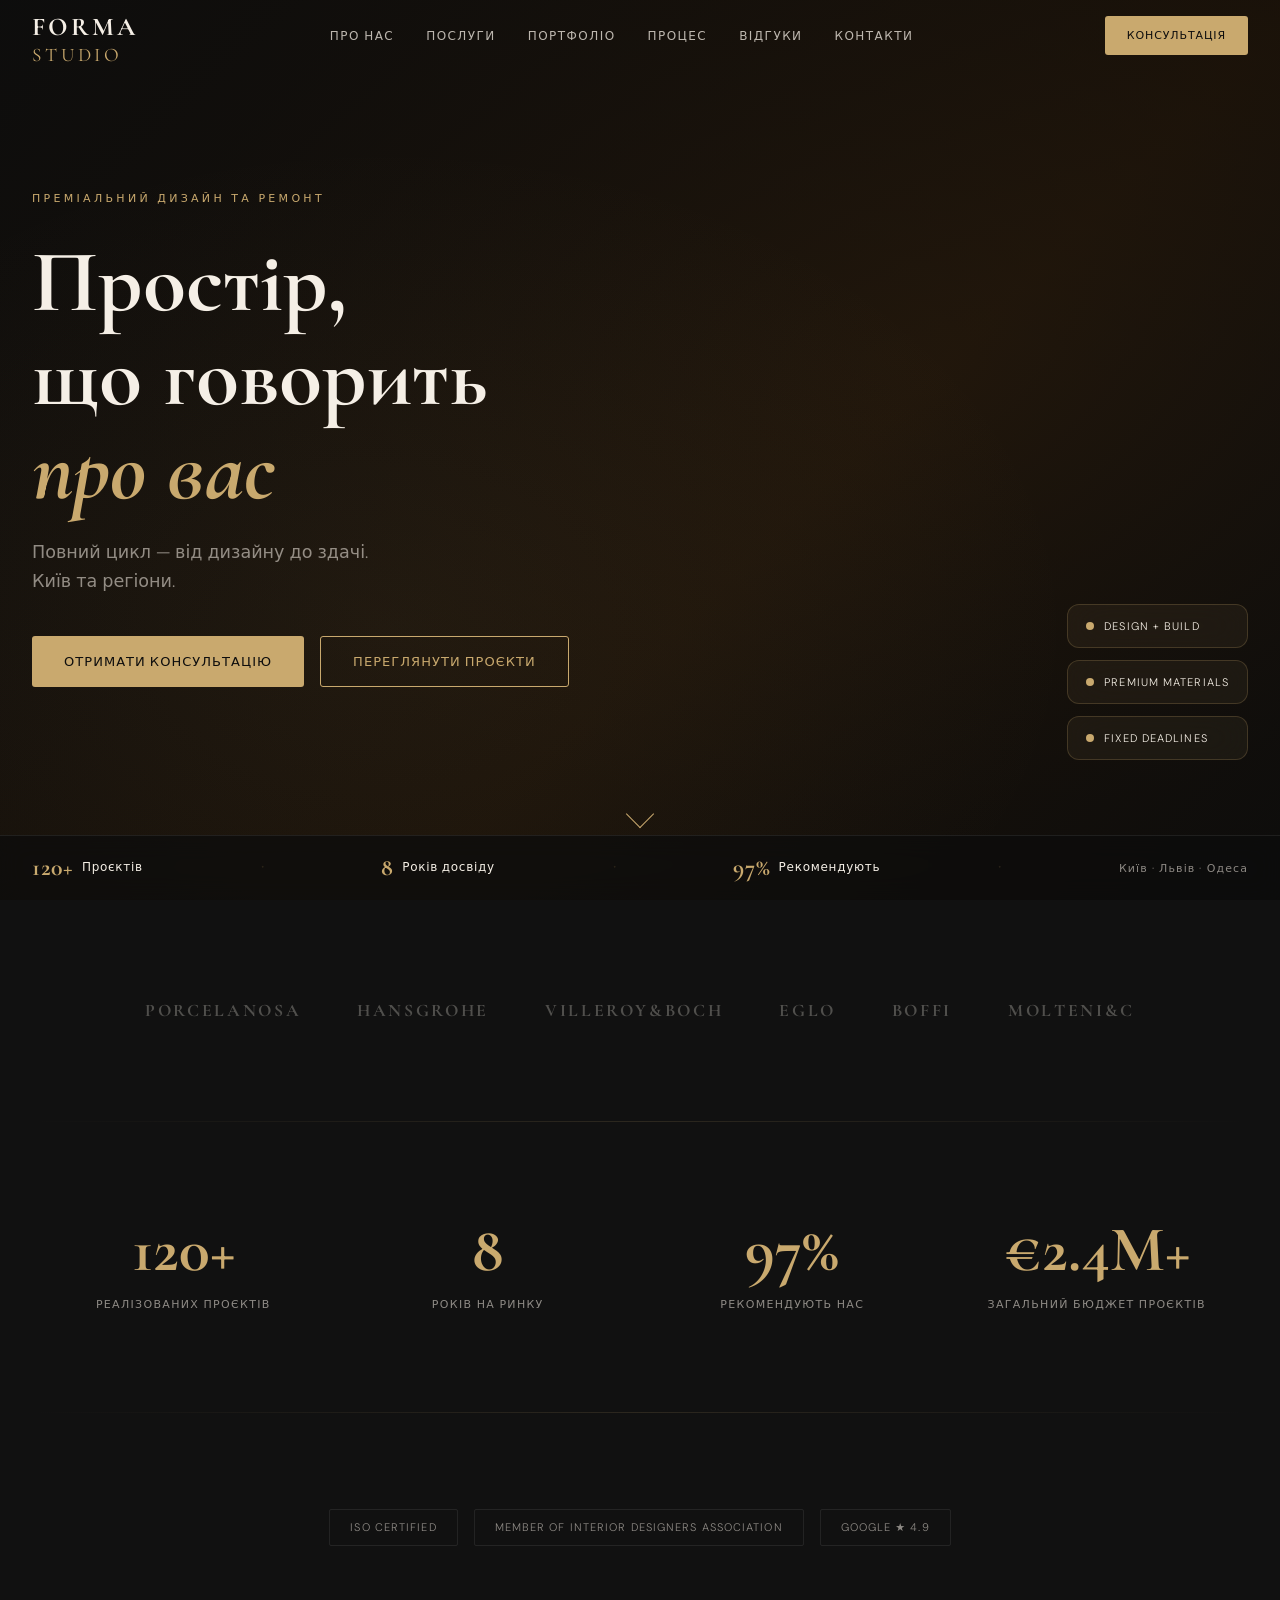
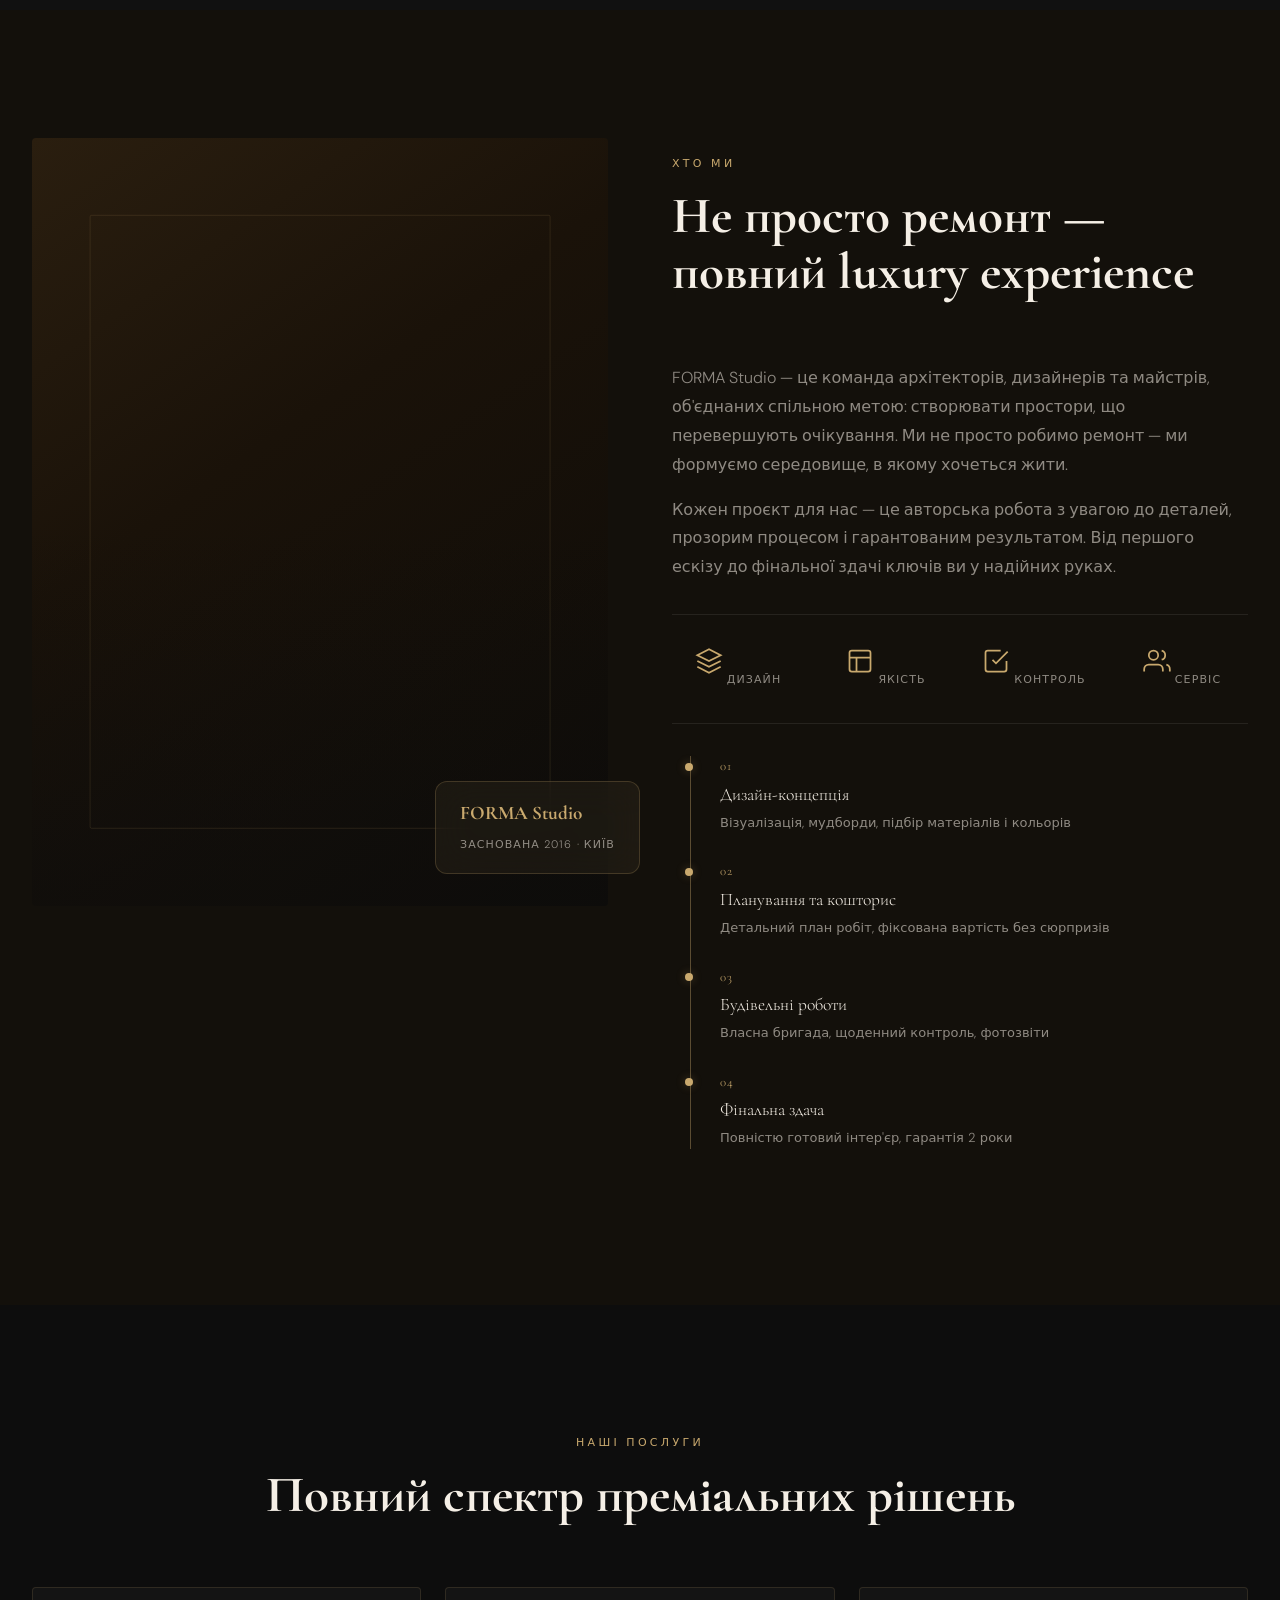
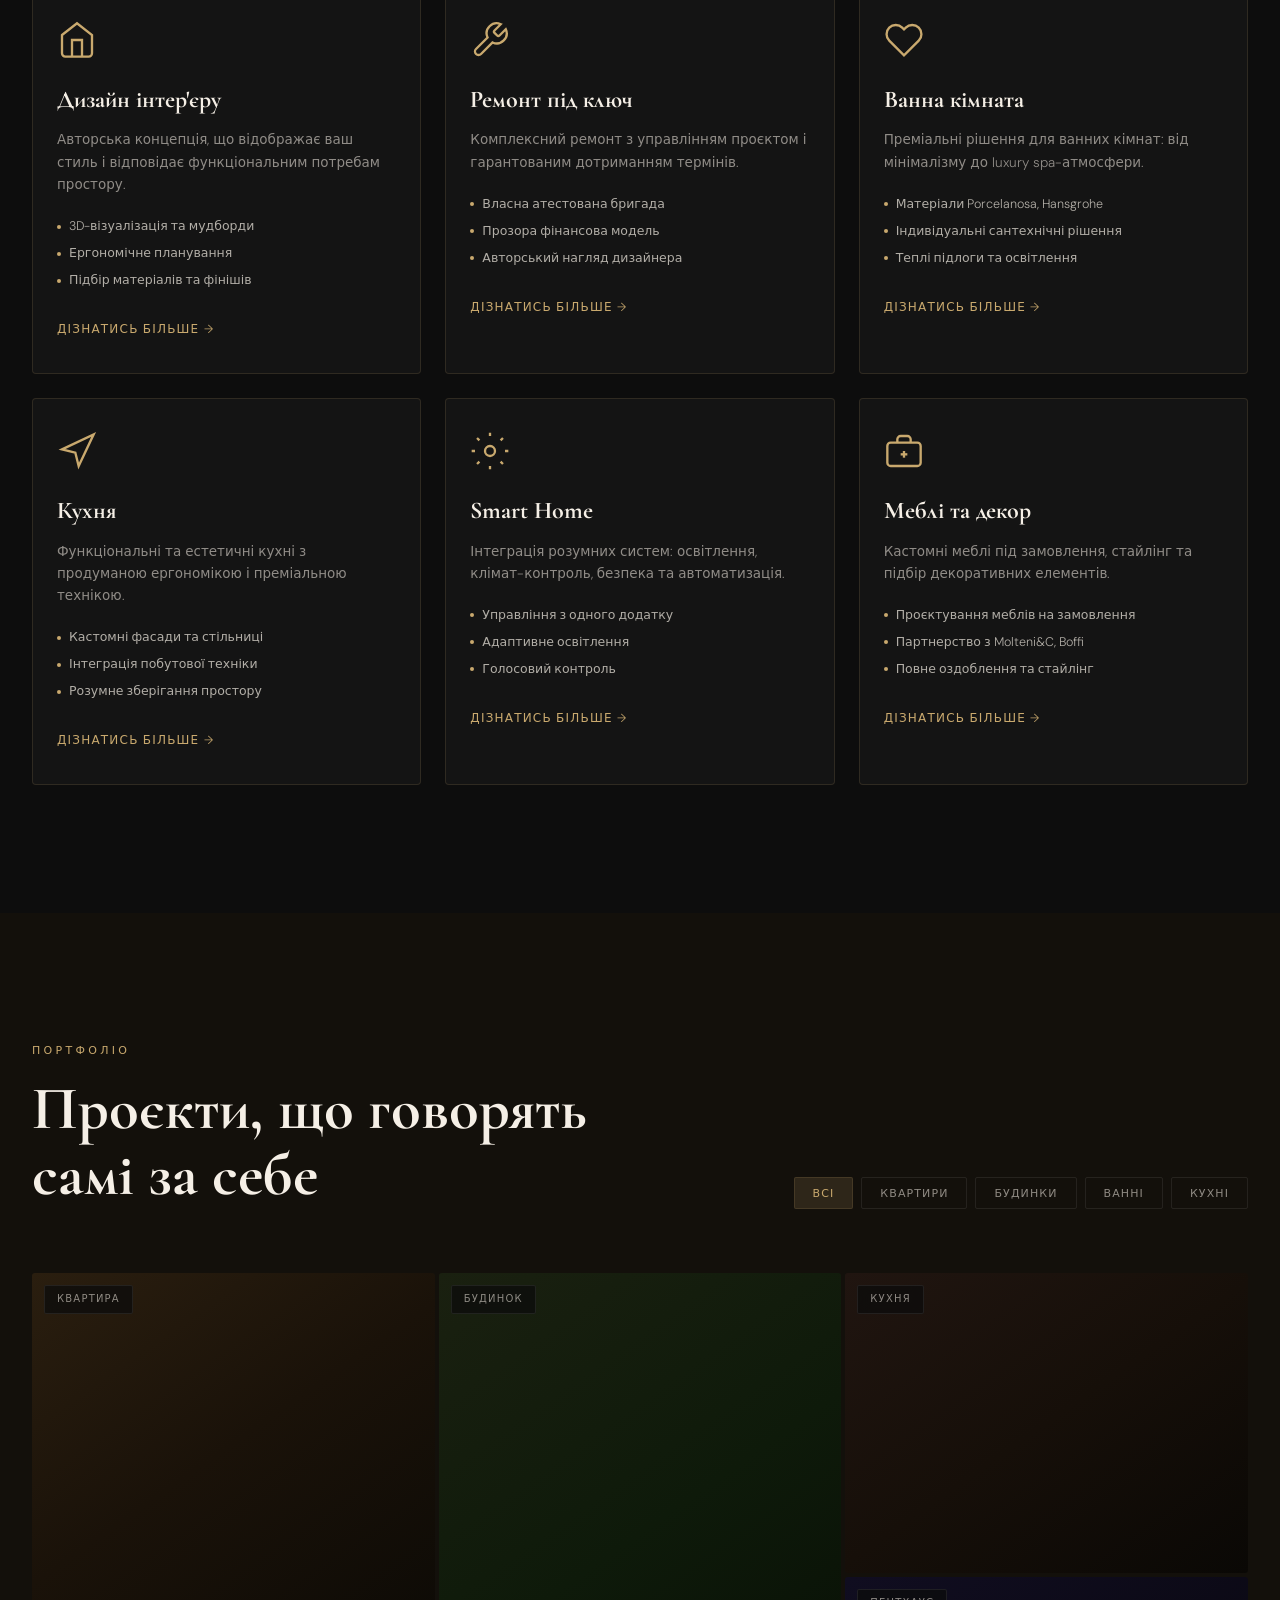
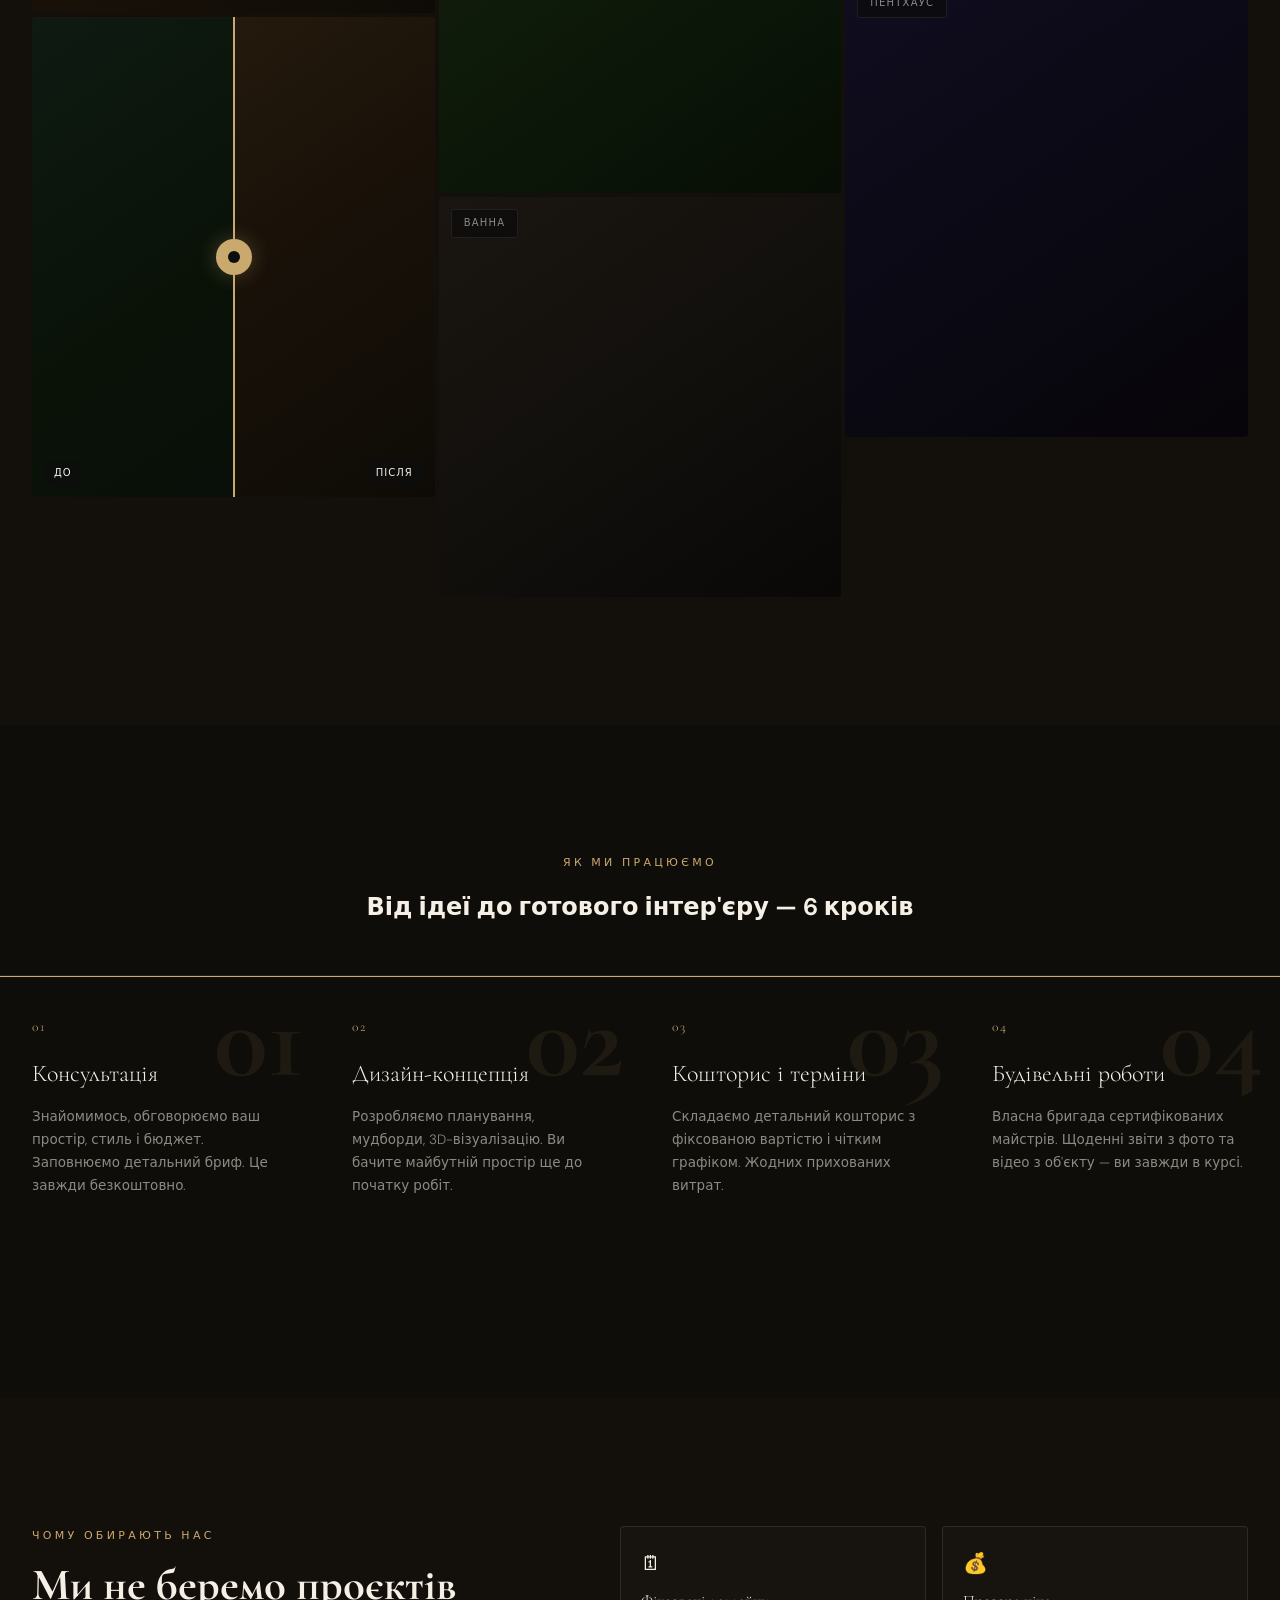
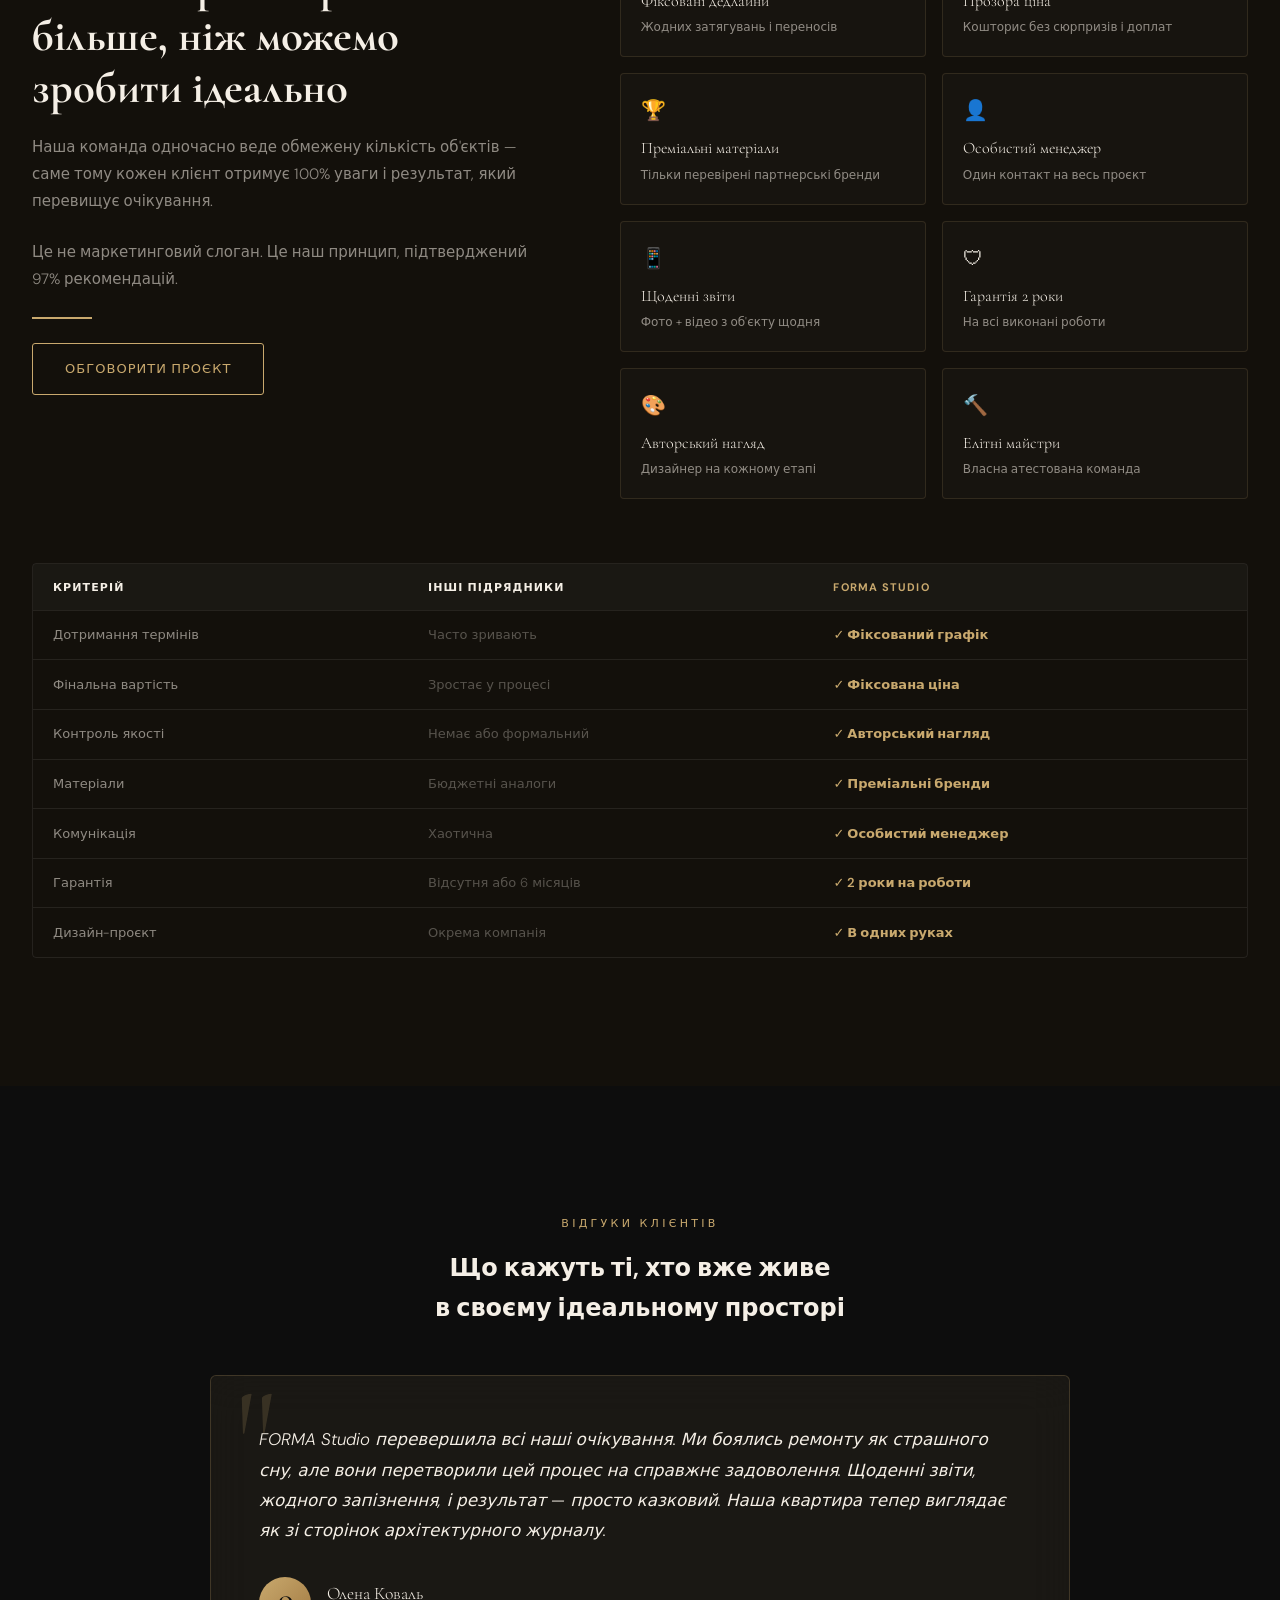
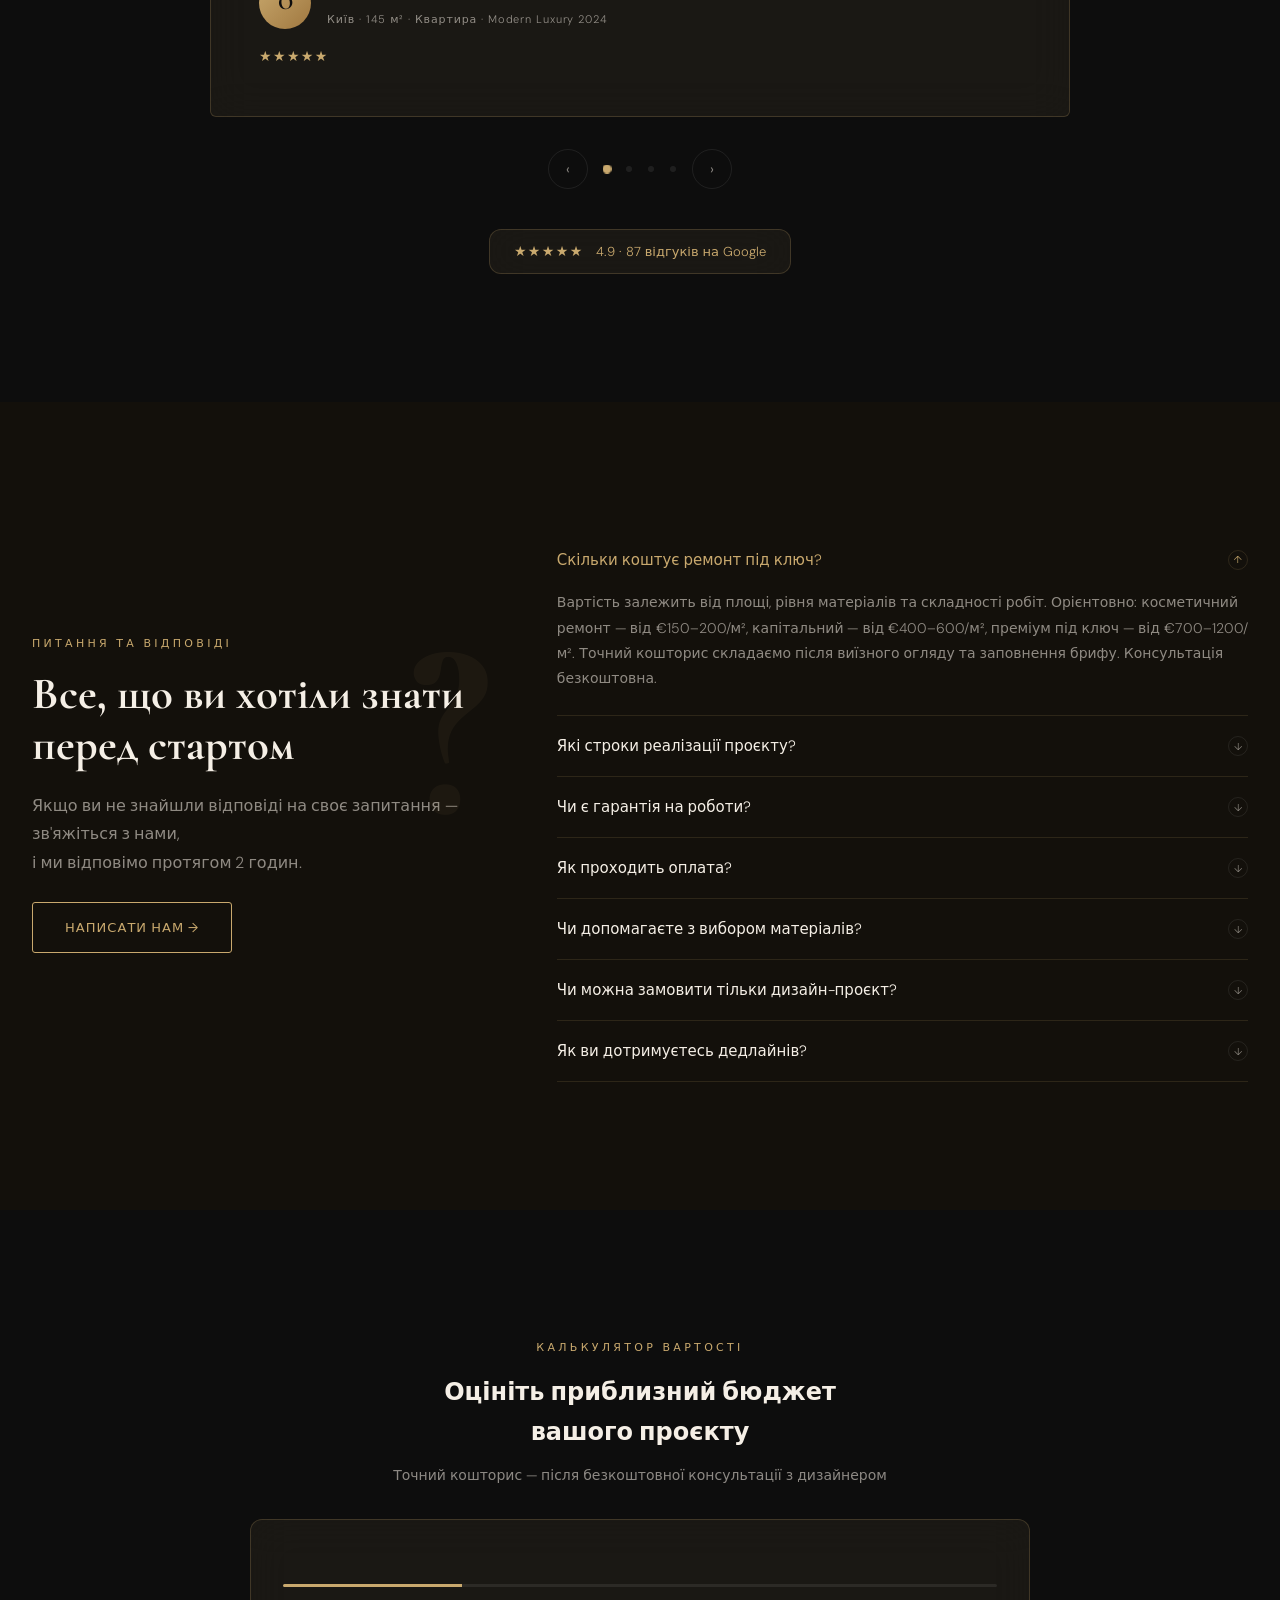
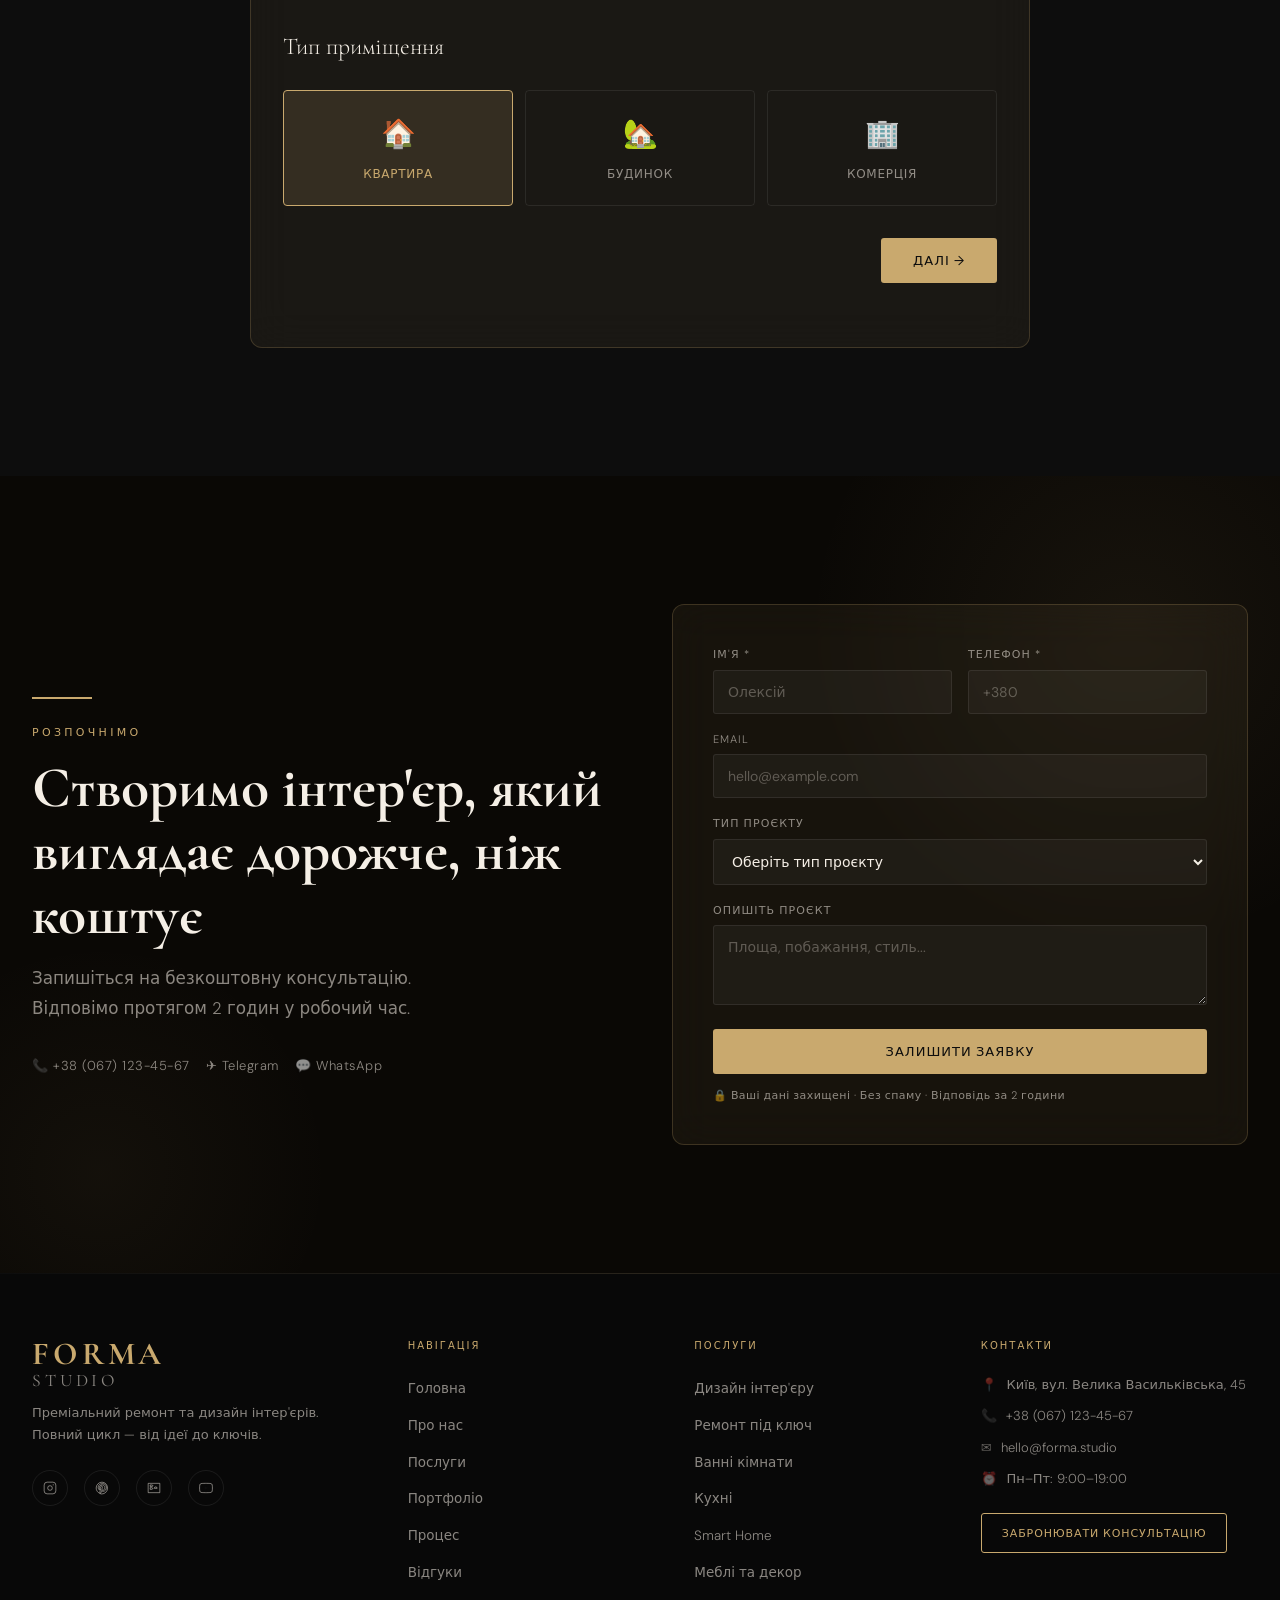
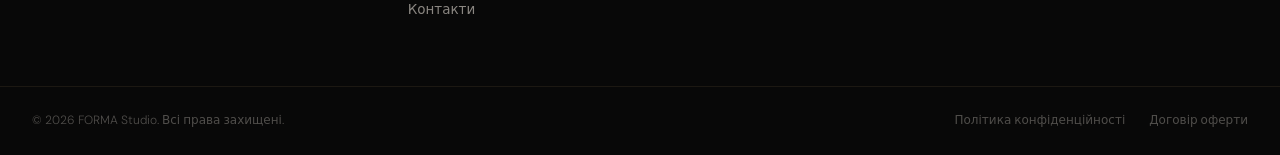
<file: index.html>
<!DOCTYPE html>
<html lang="uk">
<head>
  <meta charset="UTF-8" />
  <meta name="viewport" content="width=device-width, initial-scale=1.0" />
  <meta name="description" content="FORMA Studio — преміальний ремонт та дизайн інтер'єрів у Києві. Повний цикл: від концепції до здачі. Більше 120 проєктів." />
  <meta name="theme-color" content="#0D0D0D" />
  <meta property="og:title" content="FORMA Studio — Преміальний дизайн інтер'єрів" />
  <meta property="og:description" content="Ремонт та дизайн інтер'єрів преміум-класу в Києві." />
  <meta property="og:type" content="website" />
  <title>FORMA Studio — Преміальний Дизайн Інтер'єрів</title>

  <link rel="preconnect" href="https://fonts.googleapis.com" />
  <link rel="preconnect" href="https://fonts.gstatic.com" crossorigin />
  <link href="https://fonts.googleapis.com/css2?family=Cormorant+Garamond:ital,wght@0,400;0,600;0,700;1,400;1,700&family=DM+Sans:wght@300;400;500&display=swap" rel="stylesheet" />
  <link rel="stylesheet" href="styles.css" />
</head>
<body>

<!-- ======================== NAVIGATION ======================== -->
<nav id="navbar">
  <div class="nav-inner">
    <a class="nav-logo" href="#hero">
      FORMA
      <span>Studio</span>
    </a>

    <ul class="nav-links">
      <li><a href="#about">Про нас</a></li>
      <li><a href="#services">Послуги</a></li>
      <li><a href="#portfolio">Портфоліо</a></li>
      <li><a href="#process">Процес</a></li>
      <li><a href="#testimonials">Відгуки</a></li>
      <li><a href="#contact">Контакти</a></li>
    </ul>

    <a href="#contact" class="btn btn-primary nav-cta">Консультація</a>

    <button class="nav-burger" aria-label="Меню">
      <span></span>
      <span></span>
      <span></span>
    </button>
  </div>
</nav>

<!-- ======================== HERO ======================== -->
<section id="hero">
  <div class="hero-bg"></div>

  <div class="hero-content">
    <span class="eyebrow hero-eyebrow">Преміальний дизайн та ремонт</span>
    <h1 class="hero-title">
      Простір,<br />що говорить<br /><em>про вас</em>
    </h1>
    <p class="hero-sub">
      Повний цикл — від дизайну до здачі.<br />Київ та регіони.
    </p>
    <div class="hero-ctas">
      <a href="#contact" class="btn btn-primary">Отримати консультацію</a>
      <a href="#portfolio" class="btn btn-ghost">Переглянути проєкти</a>
    </div>
  </div>

  <!-- Floating badges -->
  <div class="hero-badges">
    <div class="hero-badge glass--gold glass">
      <span class="badge-dot"></span>
      <span class="badge-text">Design + Build</span>
    </div>
    <div class="hero-badge glass--gold glass">
      <span class="badge-dot"></span>
      <span class="badge-text">Premium Materials</span>
    </div>
    <div class="hero-badge glass--gold glass">
      <span class="badge-dot"></span>
      <span class="badge-text">Fixed Deadlines</span>
    </div>
  </div>

  <!-- Social proof bar -->
  <div class="hero-proof">
    <div class="proof-inner">
      <div class="proof-item">
        <span class="proof-num">120+</span>
        <span>Проєктів</span>
      </div>
      <span class="proof-sep">·</span>
      <div class="proof-item">
        <span class="proof-num">8</span>
        <span>Років досвіду</span>
      </div>
      <span class="proof-sep">·</span>
      <div class="proof-item">
        <span class="proof-num">97%</span>
        <span>Рекомендують</span>
      </div>
      <span class="proof-sep">·</span>
      <span class="proof-cities">Київ · Львів · Одеса</span>
    </div>
  </div>

  <!-- Scroll indicator -->
  <div class="scroll-indicator">
    <div class="scroll-arrow"></div>
  </div>
</section>

<!-- ======================== TRUST ======================== -->
<section id="trust">
  <div class="container">

    <!-- Partner logos -->
    <div class="trust-logos reveal">
      <span class="trust-logo">Porcelanosa</span>
      <span class="trust-logo">Hansgrohe</span>
      <span class="trust-logo">Villeroy&amp;Boch</span>
      <span class="trust-logo">Eglo</span>
      <span class="trust-logo">Boffi</span>
      <span class="trust-logo">Molteni&amp;C</span>
    </div>

    <div class="gold-divider"></div>

    <!-- Stats -->
    <div class="trust-stats">
      <div class="stat-item reveal" data-delay="1">
        <span class="stat-num" data-target="120" data-suffix="+">0+</span>
        <span class="stat-label">Реалізованих проєктів</span>
      </div>
      <div class="stat-item reveal" data-delay="2">
        <span class="stat-num" data-target="8">0</span>
        <span class="stat-label">Років на ринку</span>
      </div>
      <div class="stat-item reveal" data-delay="3">
        <span class="stat-num" data-target="97" data-suffix="%">0%</span>
        <span class="stat-label">Рекомендують нас</span>
      </div>
      <div class="stat-item reveal" data-delay="4">
        <span class="stat-num" data-target="2.4" data-prefix="€" data-suffix="M+">€0M+</span>
        <span class="stat-label">Загальний бюджет проєктів</span>
      </div>
    </div>

    <div class="gold-divider"></div>

    <!-- Certifications -->
    <div class="trust-certs reveal">
      <span class="cert-badge">ISO Certified</span>
      <span class="cert-badge">Member of Interior Designers Association</span>
      <span class="cert-badge">Google ★ 4.9</span>
    </div>

  </div>
</section>

<!-- ======================== ABOUT ======================== -->
<section id="about" class="section">
  <div class="container">
    <div class="about-grid">

      <!-- Image column -->
      <div class="about-image-col reveal">
        <div class="about-img-wrap">
          <div class="about-img-overlay"></div>
          <div class="about-img-decoration"></div>
        </div>
        <div class="about-float-card glass glass--gold">
          <strong>FORMA Studio</strong>
          <span>Заснована 2016 · Київ</span>
        </div>
      </div>

      <!-- Content column -->
      <div class="about-content-col reveal" data-delay="2">
        <div class="section-header">
          <span class="eyebrow">Хто ми</span>
          <h2>Не просто ремонт — повний luxury experience</h2>
        </div>

        <p class="about-lead">
          FORMA Studio — це команда архітекторів, дизайнерів та майстрів, об'єднаних
          спільною метою: створювати простори, що перевершують очікування. Ми не просто
          робимо ремонт — ми формуємо середовище, в якому хочеться жити.
        </p>
        <p class="about-lead">
          Кожен проєкт для нас — це авторська робота з увагою до деталей, прозорим
          процесом і гарантованим результатом. Від першого ескізу до фінальної здачі
          ключів ви у надійних руках.
        </p>

        <!-- Philosophy pillars -->
        <div class="about-pillars">
          <div class="pillar">
            <svg viewBox="0 0 24 24" aria-hidden="true">
              <path d="M12 2L2 7l10 5 10-5-10-5z"/>
              <path d="M2 17l10 5 10-5M2 12l10 5 10-5"/>
            </svg>
            <span class="pillar-label">Дизайн</span>
          </div>
          <div class="pillar">
            <svg viewBox="0 0 24 24" aria-hidden="true">
              <rect x="3" y="3" width="18" height="18" rx="2"/>
              <path d="M3 9h18M9 21V9"/>
            </svg>
            <span class="pillar-label">Якість</span>
          </div>
          <div class="pillar">
            <svg viewBox="0 0 24 24" aria-hidden="true">
              <path d="M9 11l3 3L22 4"/>
              <path d="M21 12v7a2 2 0 01-2 2H5a2 2 0 01-2-2V5a2 2 0 012-2h11"/>
            </svg>
            <span class="pillar-label">Контроль</span>
          </div>
          <div class="pillar">
            <svg viewBox="0 0 24 24" aria-hidden="true">
              <path d="M17 21v-2a4 4 0 00-4-4H5a4 4 0 00-4 4v2"/>
              <circle cx="9" cy="7" r="4"/>
              <path d="M23 21v-2a4 4 0 00-3-3.87M16 3.13a4 4 0 010 7.75"/>
            </svg>
            <span class="pillar-label">Сервіс</span>
          </div>
        </div>

        <!-- Timeline -->
        <div class="about-timeline">
          <div class="timeline-item">
            <span class="timeline-num">01</span>
            <div class="timeline-title">Дизайн-концепція</div>
            <div class="timeline-desc">Візуалізація, мудборди, підбір матеріалів і кольорів</div>
          </div>
          <div class="timeline-item">
            <span class="timeline-num">02</span>
            <div class="timeline-title">Планування та кошторис</div>
            <div class="timeline-desc">Детальний план робіт, фіксована вартість без сюрпризів</div>
          </div>
          <div class="timeline-item">
            <span class="timeline-num">03</span>
            <div class="timeline-title">Будівельні роботи</div>
            <div class="timeline-desc">Власна бригада, щоденний контроль, фотозвіти</div>
          </div>
          <div class="timeline-item">
            <span class="timeline-num">04</span>
            <div class="timeline-title">Фінальна здача</div>
            <div class="timeline-desc">Повністю готовий інтер'єр, гарантія 2 роки</div>
          </div>
        </div>
      </div>

    </div>
  </div>
</section>

<!-- ======================== SERVICES ======================== -->
<section id="services" class="section">
  <div class="container">
    <div class="section-header reveal" style="text-align:center;">
      <span class="eyebrow">Наші послуги</span>
      <h2>Повний спектр преміальних рішень</h2>
    </div>

    <div class="services-grid">

      <!-- Card 1 -->
      <div class="service-card reveal" data-delay="1">
        <div class="service-icon">
          <svg viewBox="0 0 24 24" aria-hidden="true">
            <path d="M3 9l9-7 9 7v11a2 2 0 01-2 2H5a2 2 0 01-2-2z"/>
            <polyline points="9 22 9 12 15 12 15 22"/>
          </svg>
        </div>
        <h3 class="service-name">Дизайн інтер'єру</h3>
        <p class="service-desc">Авторська концепція, що відображає ваш стиль і відповідає функціональним потребам простору.</p>
        <ul class="service-features">
          <li>3D-візуалізація та мудборди</li>
          <li>Ергономічне планування</li>
          <li>Підбір матеріалів та фінішів</li>
        </ul>
        <a href="#contact" class="service-link">Дізнатись більше →</a>
      </div>

      <!-- Card 2 -->
      <div class="service-card reveal" data-delay="2">
        <div class="service-icon">
          <svg viewBox="0 0 24 24" aria-hidden="true">
            <path d="M14.7 6.3a1 1 0 000 1.4l1.6 1.6a1 1 0 001.4 0l3.77-3.77a6 6 0 01-7.94 7.94l-6.91 6.91a2.12 2.12 0 01-3-3l6.91-6.91a6 6 0 017.94-7.94l-3.76 3.76z"/>
          </svg>
        </div>
        <h3 class="service-name">Ремонт під ключ</h3>
        <p class="service-desc">Комплексний ремонт з управлінням проєктом і гарантованим дотриманням термінів.</p>
        <ul class="service-features">
          <li>Власна атестована бригада</li>
          <li>Прозора фінансова модель</li>
          <li>Авторський нагляд дизайнера</li>
        </ul>
        <a href="#contact" class="service-link">Дізнатись більше →</a>
      </div>

      <!-- Card 3 -->
      <div class="service-card reveal" data-delay="3">
        <div class="service-icon">
          <svg viewBox="0 0 24 24" aria-hidden="true">
            <path d="M20.84 4.61a5.5 5.5 0 00-7.78 0L12 5.67l-1.06-1.06a5.5 5.5 0 00-7.78 7.78l1.06 1.06L12 21.23l7.78-7.78 1.06-1.06a5.5 5.5 0 000-7.78z"/>
          </svg>
        </div>
        <h3 class="service-name">Ванна кімната</h3>
        <p class="service-desc">Преміальні рішення для ванних кімнат: від мінімалізму до luxury spa-атмосфери.</p>
        <ul class="service-features">
          <li>Матеріали Porcelanosa, Hansgrohe</li>
          <li>Індивідуальні сантехнічні рішення</li>
          <li>Теплі підлоги та освітлення</li>
        </ul>
        <a href="#contact" class="service-link">Дізнатись більше →</a>
      </div>

      <!-- Card 4 -->
      <div class="service-card reveal" data-delay="4">
        <div class="service-icon">
          <svg viewBox="0 0 24 24" aria-hidden="true">
            <path d="M3 11l19-9-9 19-2-8-8-2z"/>
          </svg>
        </div>
        <h3 class="service-name">Кухня</h3>
        <p class="service-desc">Функціональні та естетичні кухні з продуманою ергономікою і преміальною технікою.</p>
        <ul class="service-features">
          <li>Кастомні фасади та стільниці</li>
          <li>Інтеграція побутової техніки</li>
          <li>Розумне зберігання простору</li>
        </ul>
        <a href="#contact" class="service-link">Дізнатись більше →</a>
      </div>

      <!-- Card 5 -->
      <div class="service-card reveal" data-delay="5">
        <div class="service-icon">
          <svg viewBox="0 0 24 24" aria-hidden="true">
            <circle cx="12" cy="12" r="3"/>
            <path d="M12 1v2M12 21v2M4.22 4.22l1.42 1.42M18.36 18.36l1.42 1.42M1 12h2M21 12h2M4.22 19.78l1.42-1.42M18.36 5.64l1.42-1.42"/>
          </svg>
        </div>
        <h3 class="service-name">Smart Home</h3>
        <p class="service-desc">Інтеграція розумних систем: освітлення, клімат-контроль, безпека та автоматизація.</p>
        <ul class="service-features">
          <li>Управління з одного додатку</li>
          <li>Адаптивне освітлення</li>
          <li>Голосовий контроль</li>
        </ul>
        <a href="#contact" class="service-link">Дізнатись більше →</a>
      </div>

      <!-- Card 6 -->
      <div class="service-card reveal" data-delay="6">
        <div class="service-icon">
          <svg viewBox="0 0 24 24" aria-hidden="true">
            <rect x="2" y="7" width="20" height="14" rx="2"/>
            <path d="M16 7V5a2 2 0 00-2-2h-4a2 2 0 00-2 2v2"/>
            <line x1="12" y1="12" x2="12" y2="16"/>
            <line x1="10" y1="14" x2="14" y2="14"/>
          </svg>
        </div>
        <h3 class="service-name">Меблі та декор</h3>
        <p class="service-desc">Кастомні меблі під замовлення, стайлінг та підбір декоративних елементів.</p>
        <ul class="service-features">
          <li>Проєктування меблів на замовлення</li>
          <li>Партнерство з Molteni&amp;C, Boffi</li>
          <li>Повне оздоблення та стайлінг</li>
        </ul>
        <a href="#contact" class="service-link">Дізнатись більше →</a>
      </div>

    </div>
  </div>
</section>

<!-- ======================== PORTFOLIO ======================== -->
<section id="portfolio" class="section">
  <div class="container">

    <div class="portfolio-header reveal">
      <div>
        <span class="eyebrow">Портфоліо</span>
        <h2 style="font-family:var(--font-display);font-size:clamp(2.5rem,5vw,3.8rem);color:var(--ivory);line-height:1.1;">
          Проєкти, що говорять<br />самі за себе
        </h2>
      </div>
      <div class="portfolio-filters">
        <button class="filter-btn active" data-filter="all">Всі</button>
        <button class="filter-btn" data-filter="apartment">Квартири</button>
        <button class="filter-btn" data-filter="house">Будинки</button>
        <button class="filter-btn" data-filter="bathroom">Ванні</button>
        <button class="filter-btn" data-filter="kitchen">Кухні</button>
      </div>
    </div>

    <div class="portfolio-masonry">

      <!-- Project 1 -->
      <div class="portfolio-item reveal"
           data-category="apartment"
           data-title="Апартаменти «Харита»"
           data-desc="Сучасна квартира в стилі мінімалізм з теплими натуральними акцентами. Авторська концепція освітлення та кастомні меблі."
           data-tags="Modern Luxury, 145 м², €92 000, Київ">
        <div class="portfolio-badge">Квартира</div>
        <div class="portfolio-img" style="height:340px;"></div>
        <div class="portfolio-overlay">
          <div class="portfolio-title">Апартаменти «Харита»</div>
          <div class="portfolio-meta">145 м² · €92 000 · 5 міс · Київ</div>
          <span class="portfolio-cta">Дивитись проєкт →</span>
        </div>
      </div>

      <!-- Project 2 — Before/After -->
      <div class="portfolio-item reveal"
           data-category="apartment"
           data-title="Реновація «Лукʼянівська»"
           data-desc="Повна реновація квартири 1960-х років у сучасний мінімалістичний стиль. До/Після: разючий контраст."
           data-tags="Renovation, 78 м², €48 000, Київ">
        <div class="portfolio-badge">До / Після</div>
        <div class="ba-wrapper">
          <div class="ba-before" style="position:relative;height:480px;"></div>
          <div class="ba-after"></div>
          <div class="ba-handle"></div>
          <div class="ba-label before-label">До</div>
          <div class="ba-label after-label">Після</div>
        </div>
        <div class="portfolio-overlay">
          <div class="portfolio-title">Реновація «Лукʼянівська»</div>
          <div class="portfolio-meta">78 м² · €48 000 · 3 міс</div>
          <span class="portfolio-cta">Дивитись проєкт →</span>
        </div>
      </div>

      <!-- Project 3 -->
      <div class="portfolio-item reveal"
           data-category="house"
           data-title="Заміський будинок «Озерний»"
           data-desc="Розкішний заміський будинок з панорамними вікнами. Натуральне дерево, камінь та метал у єдиній концепції."
           data-tags="Contemporary, 340 м², €280 000, Конча-Заспа">
        <div class="portfolio-badge">Будинок</div>
        <div class="portfolio-img" style="height:520px;background:linear-gradient(145deg,#1a2010 0%,#0e1a0a 50%,#070e05 100%);"></div>
        <div class="portfolio-overlay">
          <div class="portfolio-title">Будинок «Озерний»</div>
          <div class="portfolio-meta">340 м² · €280 000 · 10 міс · Конча-Заспа</div>
          <span class="portfolio-cta">Дивитись проєкт →</span>
        </div>
      </div>

      <!-- Project 4 -->
      <div class="portfolio-item reveal"
           data-category="bathroom"
           data-title="Spa-ванна «Мармур»"
           data-desc="Ванна кімната в стилі luxury spa з мармуровими панелями Calacatta, вбудованою ванною та системою парогенератора."
           data-tags="Spa Luxury, 18 м², €35 000, Київ">
        <div class="portfolio-badge">Ванна</div>
        <div class="portfolio-img" style="height:400px;background:linear-gradient(145deg,#1a1510 0%,#12100d 50%,#0a0807 100%);"></div>
        <div class="portfolio-overlay">
          <div class="portfolio-title">Spa-ванна «Мармур»</div>
          <div class="portfolio-meta">18 м² · €35 000 · 2 міс</div>
          <span class="portfolio-cta">Дивитись проєкт →</span>
        </div>
      </div>

      <!-- Project 5 -->
      <div class="portfolio-item reveal"
           data-category="kitchen"
           data-title="Кухня «Boffi Edition»"
           data-desc="Відкрита кухня-їдальня з острівцем з масиву дуба та фасадами Boffi. Інтеграція техніки Gaggenau."
           data-tags="Open Kitchen, 42 м², €65 000, Київ">
        <div class="portfolio-badge">Кухня</div>
        <div class="portfolio-img" style="height:300px;background:linear-gradient(145deg,#201510 0%,#160f09 50%,#0a0805 100%);"></div>
        <div class="portfolio-overlay">
          <div class="portfolio-title">Кухня «Boffi Edition»</div>
          <div class="portfolio-meta">42 м² · €65 000 · 3 міс</div>
          <span class="portfolio-cta">Дивитись проєкт →</span>
        </div>
      </div>

      <!-- Project 6 -->
      <div class="portfolio-item reveal"
           data-category="apartment"
           data-title="Пентхаус «Панорама»"
           data-desc="Дворівневий пентхаус з терасою та панорамними видами. Dark luxury естетика з елементами латуні та чорного мармуру."
           data-tags="Dark Luxury, 280 м², €350 000, Печерськ">
        <div class="portfolio-badge">Пентхаус</div>
        <div class="portfolio-img" style="height:460px;background:linear-gradient(145deg,#100d20 0%,#0b0914 50%,#070509 100%);"></div>
        <div class="portfolio-overlay">
          <div class="portfolio-title">Пентхаус «Панорама»</div>
          <div class="portfolio-meta">280 м² · €350 000 · 12 міс · Печерськ</div>
          <span class="portfolio-cta">Дивитись проєкт →</span>
        </div>
      </div>

    </div>
  </div>
</section>

<!-- ======================== PROCESS ======================== -->
<section id="process" class="section">
  <div class="container">
    <div class="process-header reveal">
      <span class="eyebrow">Як ми працюємо</span>
      <h2>Від ідеї до готового інтер'єру — 6 кроків</h2>
    </div>
  </div>

  <div class="process-track">

    <div class="process-step">
      <div class="process-step-connector"></div>
      <span class="process-bg-num">01</span>
      <span class="process-num">01</span>
      <div class="process-title">Консультація</div>
      <p class="process-desc">Знайомимось, обговорюємо ваш простір, стиль і бюджет. Заповнюємо детальний бриф. Це завжди безкоштовно.</p>
    </div>

    <div class="process-step">
      <div class="process-step-connector"></div>
      <span class="process-bg-num">02</span>
      <span class="process-num">02</span>
      <div class="process-title">Дизайн-концепція</div>
      <p class="process-desc">Розробляємо планування, мудборди, 3D-візуалізацію. Ви бачите майбутній простір ще до початку робіт.</p>
    </div>

    <div class="process-step">
      <div class="process-step-connector"></div>
      <span class="process-bg-num">03</span>
      <span class="process-num">03</span>
      <div class="process-title">Кошторис і терміни</div>
      <p class="process-desc">Складаємо детальний кошторис з фіксованою вартістю і чітким графіком. Жодних прихованих витрат.</p>
    </div>

    <div class="process-step">
      <div class="process-step-connector"></div>
      <span class="process-bg-num">04</span>
      <span class="process-num">04</span>
      <div class="process-title">Будівельні роботи</div>
      <p class="process-desc">Власна бригада сертифікованих майстрів. Щоденні звіти з фото та відео з об'єкту — ви завжди в курсі.</p>
    </div>

    <div class="process-step">
      <div class="process-step-connector"></div>
      <span class="process-bg-num">05</span>
      <span class="process-num">05</span>
      <div class="process-title">Контроль якості</div>
      <p class="process-desc">Авторський нагляд дизайнера на кожному етапі. Перевіряємо відповідність проєкту та стандартам якості.</p>
    </div>

    <div class="process-step">
      <div class="process-step-connector"></div>
      <span class="process-bg-num">06</span>
      <span class="process-num">06</span>
      <div class="process-title">Фінальна здача</div>
      <p class="process-desc">Передаємо готовий преміум-інтер'єр із гарантією 2 роки. Залишається лише зайти та насолоджуватись.</p>
    </div>

  </div>
</section>

<!-- ======================== WHY US ======================== -->
<section id="why-us" class="section">
  <div class="container">
    <div class="why-grid">

      <!-- Statement -->
      <div class="why-statement reveal">
        <span class="eyebrow">Чому обирають нас</span>
        <h2>Ми не беремо проєктів більше, ніж можемо зробити ідеально</h2>
        <p>Наша команда одночасно веде обмежену кількість об'єктів — саме тому кожен клієнт отримує 100% уваги і результат, який перевищує очікування.</p>
        <p>Це не маркетинговий слоган. Це наш принцип, підтверджений 97% рекомендацій.</p>
        <div class="gold-line"></div>
        <a href="#contact" class="btn btn-ghost">Обговорити проєкт</a>
      </div>

      <!-- Advantage cards -->
      <div class="advantages-grid reveal" data-delay="2">
        <div class="advantage-card">
          <span class="advantage-icon">🗓</span>
          <div class="advantage-title">Фіксовані дедлайни</div>
          <div class="advantage-desc">Жодних затягувань і переносів</div>
        </div>
        <div class="advantage-card">
          <span class="advantage-icon">💰</span>
          <div class="advantage-title">Прозора ціна</div>
          <div class="advantage-desc">Кошторис без сюрпризів і доплат</div>
        </div>
        <div class="advantage-card">
          <span class="advantage-icon">🏆</span>
          <div class="advantage-title">Преміальні матеріали</div>
          <div class="advantage-desc">Тільки перевірені партнерські бренди</div>
        </div>
        <div class="advantage-card">
          <span class="advantage-icon">👤</span>
          <div class="advantage-title">Особистий менеджер</div>
          <div class="advantage-desc">Один контакт на весь проєкт</div>
        </div>
        <div class="advantage-card">
          <span class="advantage-icon">📱</span>
          <div class="advantage-title">Щоденні звіти</div>
          <div class="advantage-desc">Фото + відео з об'єкту щодня</div>
        </div>
        <div class="advantage-card">
          <span class="advantage-icon">🛡</span>
          <div class="advantage-title">Гарантія 2 роки</div>
          <div class="advantage-desc">На всі виконані роботи</div>
        </div>
        <div class="advantage-card">
          <span class="advantage-icon">🎨</span>
          <div class="advantage-title">Авторський нагляд</div>
          <div class="advantage-desc">Дизайнер на кожному етапі</div>
        </div>
        <div class="advantage-card">
          <span class="advantage-icon">🔨</span>
          <div class="advantage-title">Елітні майстри</div>
          <div class="advantage-desc">Власна атестована команда</div>
        </div>
      </div>

    </div>

    <!-- Comparison table -->
    <div class="comparison-wrap reveal" style="margin-top:4rem;">
      <table class="comparison-table">
        <thead>
          <tr>
            <th>Критерій</th>
            <th>Інші підрядники</th>
            <th class="col-us">FORMA Studio</th>
          </tr>
        </thead>
        <tbody>
          <tr>
            <td>Дотримання термінів</td>
            <td><span class="cmp-bad">Часто зривають</span></td>
            <td class="col-us"><span class="cmp-good">✓ Фіксований графік</span></td>
          </tr>
          <tr>
            <td>Фінальна вартість</td>
            <td><span class="cmp-bad">Зростає у процесі</span></td>
            <td class="col-us"><span class="cmp-good">✓ Фіксована ціна</span></td>
          </tr>
          <tr>
            <td>Контроль якості</td>
            <td><span class="cmp-bad">Немає або формальний</span></td>
            <td class="col-us"><span class="cmp-good">✓ Авторський нагляд</span></td>
          </tr>
          <tr>
            <td>Матеріали</td>
            <td><span class="cmp-bad">Бюджетні аналоги</span></td>
            <td class="col-us"><span class="cmp-good">✓ Преміальні бренди</span></td>
          </tr>
          <tr>
            <td>Комунікація</td>
            <td><span class="cmp-bad">Хаотична</span></td>
            <td class="col-us"><span class="cmp-good">✓ Особистий менеджер</span></td>
          </tr>
          <tr>
            <td>Гарантія</td>
            <td><span class="cmp-bad">Відсутня або 6 місяців</span></td>
            <td class="col-us"><span class="cmp-good">✓ 2 роки на роботи</span></td>
          </tr>
          <tr>
            <td>Дизайн-проєкт</td>
            <td><span class="cmp-bad">Окрема компанія</span></td>
            <td class="col-us"><span class="cmp-good">✓ В одних руках</span></td>
          </tr>
        </tbody>
      </table>
    </div>

  </div>
</section>

<!-- ======================== TESTIMONIALS ======================== -->
<section id="testimonials" class="section">
  <div class="container">
    <div class="testimonials-header reveal">
      <span class="eyebrow">Відгуки клієнтів</span>
      <h2>Що кажуть ті, хто вже живе<br />в своєму ідеальному просторі</h2>
    </div>

    <div class="testimonials-carousel">

      <div class="testimonial-slide active">
        <div class="testimonial-card glass glass--gold">
          <span class="quote-mark">"</span>
          <p class="testimonial-text">
            FORMA Studio перевершила всі наші очікування. Ми боялись ремонту як страшного сну, але вони перетворили цей процес на справжнє задоволення. Щоденні звіти, жодного запізнення, і результат — просто казковий. Наша квартира тепер виглядає як зі сторінок архітектурного журналу.
          </p>
          <div class="testimonial-meta">
            <div class="client-avatar" style="background:linear-gradient(135deg,#C9A96E,#a07840);">О</div>
            <div>
              <span class="client-name">Олена Коваль</span>
              <span class="client-project">Київ · 145 м² · Квартира · Modern Luxury 2024</span>
            </div>
          </div>
          <div class="stars" style="margin-top:1rem;">★★★★★</div>
        </div>
      </div>

      <div class="testimonial-slide">
        <div class="testimonial-card glass glass--gold">
          <span class="quote-mark">"</span>
          <p class="testimonial-text">
            Будували будинок два роки, а потім ще рік шукали підрядника для оздоблення, якому можна довіряти. FORMA — це саме той рівень відповідальності та майстерності, який ми шукали. Кожна деталь продумана, кожен матеріал — найвищої якості. Живемо тут вже рік і не перестаємо захоплюватись.
          </p>
          <div class="testimonial-meta">
            <div class="client-avatar" style="background:linear-gradient(135deg,#7b9ea0,#4a6e70);">М</div>
            <div>
              <span class="client-name">Максим Бондаренко</span>
              <span class="client-project">Конча-Заспа · 340 м² · Будинок · Contemporary 2024</span>
            </div>
          </div>
          <div class="stars" style="margin-top:1rem;">★★★★★</div>
        </div>
      </div>

      <div class="testimonial-slide">
        <div class="testimonial-card glass glass--gold">
          <span class="quote-mark">"</span>
          <p class="testimonial-text">
            Замовляла дизайн ванної кімнати. Хотіла атмосферу spa в невеликому просторі — 14 квадратних метрів. Команда запропонувала рішення, про яке я навіть не мріяла. Вбудована ванна, паровий генератор, мармурові панелі — і все вписалось бездоганно. Тепер це моє улюблене місце в квартирі.
          </p>
          <div class="testimonial-meta">
            <div class="client-avatar" style="background:linear-gradient(135deg,#a07890,#705060);">С</div>
            <div>
              <span class="client-name">Софія Мельник</span>
              <span class="client-project">Київ · 14 м² · Ванна кімната · Spa Luxury 2023</span>
            </div>
          </div>
          <div class="stars" style="margin-top:1rem;">★★★★★</div>
        </div>
      </div>

      <div class="testimonial-slide">
        <div class="testimonial-card glass glass--gold">
          <span class="quote-mark">"</span>
          <p class="testimonial-text">
            Кухня — серце нашого дому. FORMA зробила її не просто красивою, а справді зручною для великої родини. Острів з масиву дуба, техніка Gaggenau, продумані ящики — все на своєму місці. Що мене вразило найбільше — вони вклались у термін і в бюджет. Таке рідко трапляється.
          </p>
          <div class="testimonial-meta">
            <div class="client-avatar" style="background:linear-gradient(135deg,#8a9070,#5a6040);">А</div>
            <div>
              <span class="client-name">Андрій Шевченко</span>
              <span class="client-project">Київ · 42 м² · Кухня · Boffi Edition 2024</span>
            </div>
          </div>
          <div class="stars" style="margin-top:1rem;">★★★★★</div>
        </div>
      </div>

      <!-- Controls -->
      <div class="carousel-controls" style="margin-top:2rem;">
        <button class="carousel-arrow carousel-prev" aria-label="Попередній">‹</button>
        <button class="carousel-dot active" aria-label="Слайд 1"></button>
        <button class="carousel-dot" aria-label="Слайд 2"></button>
        <button class="carousel-dot" aria-label="Слайд 3"></button>
        <button class="carousel-dot" aria-label="Слайд 4"></button>
        <button class="carousel-arrow carousel-next" aria-label="Наступний">›</button>
      </div>

    </div>

    <!-- Aggregate rating -->
    <div class="rating-badge reveal">
      <div class="rating-pill glass glass--gold">
        <span class="stars">★★★★★</span>
        <span>4.9 · 87 відгуків на Google</span>
      </div>
    </div>

  </div>
</section>

<!-- ======================== FAQ ======================== -->
<section id="faq" class="section">
  <div class="container">
    <div class="faq-layout">

      <!-- Left column -->
      <div class="faq-header-col reveal" style="position:relative;">
        <span class="eyebrow">Питання та відповіді</span>
        <h2 style="font-family:var(--font-display);font-size:clamp(2rem,3.5vw,2.8rem);color:var(--ivory);line-height:1.15;margin-bottom:1.25rem;">
          Все, що ви хотіли знати перед стартом
        </h2>
        <p style="color:var(--muted);line-height:1.8;margin-bottom:1.5rem;">
          Якщо ви не знайшли відповіді на своє запитання — зв'яжіться з нами,<br />і ми відповімо протягом 2 годин.
        </p>
        <a href="#contact" class="btn btn-ghost">Написати нам →</a>
        <div class="faq-deco" aria-hidden="true">?</div>
      </div>

      <!-- Right column -->
      <div class="reveal" data-delay="2">

        <div class="accordion-item">
          <button class="accordion-trigger" aria-expanded="false">
            <span>Скільки коштує ремонт під ключ?</span>
            <span class="accordion-arrow">↓</span>
          </button>
          <div class="accordion-body">
            <div class="accordion-content">
              Вартість залежить від площі, рівня матеріалів та складності робіт. Орієнтовно: косметичний ремонт — від €150–200/м², капітальний — від €400–600/м², преміум під ключ — від €700–1200/м². Точний кошторис складаємо після виїзного огляду та заповнення брифу. Консультація безкоштовна.
            </div>
          </div>
        </div>

        <div class="accordion-item">
          <button class="accordion-trigger" aria-expanded="false">
            <span>Які строки реалізації проєкту?</span>
            <span class="accordion-arrow">↓</span>
          </button>
          <div class="accordion-body">
            <div class="accordion-content">
              Термін залежить від масштабу об'єкту. Дизайн-концепція — 2–4 тижні. Косметичний ремонт квартири — 1–2 місяці. Капітальний ремонт — 3–6 місяців. Будинок або пентхаус — 8–14 місяців. Усі терміни фіксуємо у договорі, і ми їх дотримуємось.
            </div>
          </div>
        </div>

        <div class="accordion-item">
          <button class="accordion-trigger" aria-expanded="false">
            <span>Чи є гарантія на роботи?</span>
            <span class="accordion-arrow">↓</span>
          </button>
          <div class="accordion-body">
            <div class="accordion-content">
              Так. Ми надаємо гарантію 2 роки на всі виконані роботи. Якщо протягом гарантійного терміну виявиться будь-який дефект з нашої вини — усунемо безкоштовно і в стислі терміни. Гарантійні зобов'язання прописані в договорі.
            </div>
          </div>
        </div>

        <div class="accordion-item">
          <button class="accordion-trigger" aria-expanded="false">
            <span>Як проходить оплата?</span>
            <span class="accordion-arrow">↓</span>
          </button>
          <div class="accordion-body">
            <div class="accordion-content">
              Оплата відбувається поетапно відповідно до графіку робіт. Стандартна схема: 30% — аванс на старті, 40% — після завершення чорнових робіт, 30% — при здачі проєкту. Фіксована вартість не змінюється без вашого узгодження.
            </div>
          </div>
        </div>

        <div class="accordion-item">
          <button class="accordion-trigger" aria-expanded="false">
            <span>Чи допомагаєте з вибором матеріалів?</span>
            <span class="accordion-arrow">↓</span>
          </button>
          <div class="accordion-body">
            <div class="accordion-content">
              Так, повністю. Підбір і закупівля матеріалів — частина нашого сервісу. Ми маємо партнерські угоди з Porcelanosa, Hansgrohe, Villeroy&Boch, Boffi та іншими преміальними брендами, що дозволяє отримувати матеріали за спеціальними цінами.
            </div>
          </div>
        </div>

        <div class="accordion-item">
          <button class="accordion-trigger" aria-expanded="false">
            <span>Чи можна замовити тільки дизайн-проєкт?</span>
            <span class="accordion-arrow">↓</span>
          </button>
          <div class="accordion-body">
            <div class="accordion-content">
              Так. Ми виконуємо дизайн-проєкти окремо від будівельних робіт. У вас буде повний пакет документації: планування, 3D-візуалізація, специфікація матеріалів і технічні креслення. Ви зможете реалізувати проєкт з будь-яким підрядником.
            </div>
          </div>
        </div>

        <div class="accordion-item">
          <button class="accordion-trigger" aria-expanded="false">
            <span>Як ви дотримуєтесь дедлайнів?</span>
            <span class="accordion-arrow">↓</span>
          </button>
          <div class="accordion-body">
            <div class="accordion-content">
              Ми складаємо детальний графік з контрольними точками для кожного етапу. Наш проєктний менеджер щодня відстежує прогрес і усуває будь-які ризики ще до того, як вони можуть вплинути на терміни. 97% наших проєктів здаються в строк або раніше.
            </div>
          </div>
        </div>

      </div>
    </div>
  </div>
</section>

<!-- ======================== CALCULATOR ======================== -->
<section id="calculator" class="section">
  <div class="container">
    <div class="calculator-header reveal">
      <span class="eyebrow">Калькулятор вартості</span>
      <h2>Оцініть приблизний бюджет<br />вашого проєкту</h2>
      <p style="color:var(--muted);margin-top:0.75rem;font-size:14px;">
        Точний кошторис — після безкоштовної консультації з дизайнером
      </p>
    </div>

    <div class="calculator-card glass glass--gold reveal">

      <!-- Step indicators -->
      <div class="calc-steps-bar">
        <div class="calc-step-indicator active"></div>
        <div class="calc-step-indicator"></div>
        <div class="calc-step-indicator"></div>
        <div class="calc-step-indicator"></div>
      </div>

      <!-- Step 1: Property type -->
      <div class="calc-step active" data-step="1">
        <div class="calc-step-title">Тип приміщення</div>
        <div class="calc-options">
          <label class="calc-option">
            <input type="radio" name="prop-type" value="apartment" checked />
            <div class="calc-option-label">
              <span class="calc-option-icon">🏠</span>
              <span class="calc-option-text">Квартира</span>
            </div>
          </label>
          <label class="calc-option">
            <input type="radio" name="prop-type" value="house" />
            <div class="calc-option-label">
              <span class="calc-option-icon">🏡</span>
              <span class="calc-option-text">Будинок</span>
            </div>
          </label>
          <label class="calc-option">
            <input type="radio" name="prop-type" value="commercial" />
            <div class="calc-option-label">
              <span class="calc-option-icon">🏢</span>
              <span class="calc-option-text">Комерція</span>
            </div>
          </label>
        </div>
      </div>

      <!-- Step 2: Area -->
      <div class="calc-step" data-step="2">
        <div class="calc-step-title">Площа приміщення</div>
        <div class="calc-range-wrap">
          <div class="calc-range-display">
            <span id="area-display">80</span>
            <span> м²</span>
          </div>
          <input type="range" id="area-slider" class="calc-range"
                 min="30" max="500" step="5" value="80" />
          <div style="display:flex;justify-content:space-between;margin-top:0.5rem;font-size:11px;color:var(--muted);">
            <span>30 м²</span>
            <span>500 м²</span>
          </div>
        </div>
      </div>

      <!-- Step 3: Renovation type -->
      <div class="calc-step" data-step="3">
        <div class="calc-step-title">Тип ремонту</div>
        <div class="calc-options" style="grid-template-columns:repeat(2,1fr);">
          <label class="calc-option">
            <input type="radio" name="renov-type" value="design" />
            <div class="calc-option-label">
              <span class="calc-option-icon">🎨</span>
              <span class="calc-option-text">Тільки дизайн</span>
            </div>
          </label>
          <label class="calc-option">
            <input type="radio" name="renov-type" value="cosmetic" />
            <div class="calc-option-label">
              <span class="calc-option-icon">🖌</span>
              <span class="calc-option-text">Косметичний</span>
            </div>
          </label>
          <label class="calc-option">
            <input type="radio" name="renov-type" value="capital" checked />
            <div class="calc-option-label">
              <span class="calc-option-icon">🏗</span>
              <span class="calc-option-text">Капітальний</span>
            </div>
          </label>
          <label class="calc-option">
            <input type="radio" name="renov-type" value="premium" />
            <div class="calc-option-label">
              <span class="calc-option-icon">💎</span>
              <span class="calc-option-text">Premium під ключ</span>
            </div>
          </label>
        </div>
      </div>

      <!-- Step 4: Material level -->
      <div class="calc-step" data-step="4">
        <div class="calc-step-title">Рівень матеріалів</div>
        <div class="calc-toggle">
          <button class="calc-toggle-btn" data-material="standard">Стандарт</button>
          <button class="calc-toggle-btn active" data-material="premium">Преміум</button>
          <button class="calc-toggle-btn" data-material="luxury">Luxury</button>
        </div>
        <p style="margin-top:1rem;font-size:13px;color:var(--muted);">
          Преміум: матеріали брендів Porcelanosa, Hansgrohe, Eglo та партнерів.<br />
          Luxury: Villeroy&Boch, Boffi, Molteni&C та ексклюзивні рішення на замовлення.
        </p>
      </div>

      <!-- Result -->
      <div class="calc-result">
        <div class="result-label">Орієнтовний бюджет проєкту</div>
        <span class="result-price" id="result-price">€ 0</span>
        <div class="result-note">Точний кошторис — після безкоштовної консультації з дизайнером</div>
        <div class="result-breakdown">
          <div class="breakdown-item">
            <div class="breakdown-bar" style="opacity:0.4;"></div>
            <span class="breakdown-pct">15%</span>
            <span class="breakdown-label">Дизайн</span>
          </div>
          <div class="breakdown-item">
            <div class="breakdown-bar" style="opacity:0.7;width:80px;"></div>
            <span class="breakdown-pct">45%</span>
            <span class="breakdown-label">Матеріали</span>
          </div>
          <div class="breakdown-item">
            <div class="breakdown-bar" style="opacity:0.55;width:50px;"></div>
            <span class="breakdown-pct">40%</span>
            <span class="breakdown-label">Роботи</span>
          </div>
        </div>
        <button class="btn btn-primary result-cta">Отримати точний кошторис</button>
      </div>

      <!-- Navigation -->
      <div class="calc-nav">
        <button id="calc-prev" class="btn btn-ghost" style="display:none;">← Назад</button>
        <button id="calc-next" class="btn btn-primary">Далі →</button>
      </div>

    </div>
  </div>
</section>

<!-- ======================== CONTACT / CTA ======================== -->
<section id="contact" class="section">
  <div class="contact-bg"></div>
  <div class="container">
    <div class="contact-inner">

      <!-- Headline -->
      <div class="contact-headline reveal">
        <div class="gold-line"></div>
        <span class="eyebrow">Розпочнімо</span>
        <h2>Створимо інтер'єр, який виглядає дорожче, ніж коштує</h2>
        <p>
          Запишіться на безкоштовну консультацію.<br />
          Відповімо протягом 2 годин у робочий час.
        </p>
        <div class="contact-channels">
          <a href="tel:+380671234567" class="channel-link">📞 +38 (067) 123-45-67</a>
          <a href="https://t.me/formastudio" class="channel-link">✈ Telegram</a>
          <a href="https://wa.me/380671234567" class="channel-link">💬 WhatsApp</a>
        </div>
      </div>

      <!-- Form -->
      <div class="contact-form-wrap glass glass--gold reveal" data-delay="2">
        <form class="contact-form" novalidate>
          <div class="form-row">
            <div class="form-group">
              <label for="name">Ім'я *</label>
              <input type="text" id="name" name="name" placeholder="Олексій" required />
            </div>
            <div class="form-group">
              <label for="phone">Телефон *</label>
              <input type="tel" id="phone" name="phone" placeholder="+380" required />
            </div>
          </div>
          <div class="form-group">
            <label for="email">Email</label>
            <input type="email" id="email" name="email" placeholder="hello@example.com" />
          </div>
          <div class="form-group">
            <label for="project-type">Тип проєкту</label>
            <select id="project-type" name="project-type">
              <option value="">Оберіть тип проєкту</option>
              <option value="apartment">Квартира</option>
              <option value="house">Будинок</option>
              <option value="bathroom">Ванна кімната</option>
              <option value="kitchen">Кухня</option>
              <option value="commercial">Комерційне приміщення</option>
              <option value="design">Тільки дизайн-проєкт</option>
            </select>
          </div>
          <div class="form-group">
            <label for="message">Опишіть проєкт</label>
            <textarea id="message" name="message" rows="3" placeholder="Площа, побажання, стиль..."></textarea>
          </div>
          <div class="form-submit-wrap">
            <button type="submit" class="btn btn-primary" style="width:100%;justify-content:center;">
              Залишити заявку
            </button>
            <span class="form-trust">🔒 Ваші дані захищені · Без спаму · Відповідь за 2 години</span>
          </div>
        </form>
      </div>

    </div>
  </div>
</section>

<!-- ======================== FOOTER ======================== -->
<div class="footer-divider"></div>

<footer id="footer">
  <div class="container">
    <div class="footer-grid">

      <!-- Brand -->
      <div class="footer-brand">
        <div class="footer-logo">
          FORMA
          <span>Studio</span>
        </div>
        <p class="footer-tagline">
          Преміальний ремонт та дизайн інтер'єрів.<br />
          Повний цикл — від ідеї до ключів.
        </p>
        <div class="footer-socials">
          <a href="#" class="social-link" aria-label="Instagram">
            <svg viewBox="0 0 24 24"><rect x="2" y="2" width="20" height="20" rx="5"/><circle cx="12" cy="12" r="4"/><circle cx="17.5" cy="6.5" r="1" fill="currentColor" stroke="none"/></svg>
          </a>
          <a href="#" class="social-link" aria-label="Pinterest">
            <svg viewBox="0 0 24 24"><path d="M12 2C6.48 2 2 6.48 2 12c0 4.24 2.65 7.86 6.39 9.29-.09-.78-.17-1.98.03-2.83.19-.77 1.27-5.38 1.27-5.38s-.32-.65-.32-1.61c0-1.51.88-2.64 1.97-2.64.93 0 1.38.7 1.38 1.54 0 .94-.6 2.34-.91 3.64-.26 1.09.54 1.97 1.6 1.97 1.92 0 3.39-2.02 3.39-4.94 0-2.58-1.85-4.39-4.5-4.39-3.07 0-4.86 2.3-4.86 4.68 0 .93.36 1.92.8 2.46.09.11.1.2.07.31-.08.33-.26 1.06-.3 1.2-.05.2-.16.24-.37.15-1.39-.65-2.26-2.68-2.26-4.32 0-3.51 2.55-6.73 7.36-6.73 3.86 0 6.86 2.75 6.86 6.42 0 3.83-2.41 6.9-5.76 6.9-1.13 0-2.19-.59-2.55-1.28l-.69 2.58c-.25.96-.93 2.16-1.39 2.89.74.23 1.52.35 2.33.35 5.52 0 10-4.48 10-10S17.52 2 12 2z"/></svg>
          </a>
          <a href="#" class="social-link" aria-label="Behance">
            <svg viewBox="0 0 24 24"><path d="M8.228 14.281c.92 0 1.662-.645 1.662-1.44s-.742-1.44-1.662-1.44H5.44v2.88h2.788zM8.508 9.4c.854 0 1.546-.583 1.546-1.303S9.362 6.794 8.508 6.794H5.44V9.4h3.068zM14.928 10.12a2.44 2.44 0 012.44 2.44h-4.88a2.44 2.44 0 012.44-2.44z"/><path d="M2 4h20v16H2z" stroke-width="1.5" fill="none"/></svg>
          </a>
          <a href="#" class="social-link" aria-label="YouTube">
            <svg viewBox="0 0 24 24"><path d="M22.54 6.42a2.78 2.78 0 00-1.95-1.96C18.88 4 12 4 12 4s-6.88 0-8.59.46A2.78 2.78 0 001.46 6.42 29 29 0 001 12a29 29 0 00.46 5.58a2.78 2.78 0 001.95 1.96C5.12 20 12 20 12 20s6.88 0 8.59-.46a2.78 2.78 0 001.95-1.96A29 29 0 0023 12a29 29 0 00-.46-5.58z"/><polygon points="9.75 15.02 15.5 12 9.75 8.98 9.75 15.02" fill="var(--dark)" stroke="none"/></svg>
          </a>
        </div>
      </div>

      <!-- Navigation -->
      <div>
        <span class="footer-col-title">Навігація</span>
        <ul class="footer-links">
          <li><a href="#hero">Головна</a></li>
          <li><a href="#about">Про нас</a></li>
          <li><a href="#services">Послуги</a></li>
          <li><a href="#portfolio">Портфоліо</a></li>
          <li><a href="#process">Процес</a></li>
          <li><a href="#testimonials">Відгуки</a></li>
          <li><a href="#contact">Контакти</a></li>
        </ul>
      </div>

      <!-- Services -->
      <div>
        <span class="footer-col-title">Послуги</span>
        <ul class="footer-links">
          <li><a href="#services">Дизайн інтер'єру</a></li>
          <li><a href="#services">Ремонт під ключ</a></li>
          <li><a href="#services">Ванні кімнати</a></li>
          <li><a href="#services">Кухні</a></li>
          <li><a href="#services">Smart Home</a></li>
          <li><a href="#services">Меблі та декор</a></li>
        </ul>
      </div>

      <!-- Contact -->
      <div>
        <span class="footer-col-title">Контакти</span>
        <div class="footer-contact-list">
          <div class="footer-contact-item">
            <span class="icon">📍</span>
            <span>Київ, вул. Велика Васильківська, 45</span>
          </div>
          <div class="footer-contact-item">
            <span class="icon">📞</span>
            <a href="tel:+380671234567">+38 (067) 123-45-67</a>
          </div>
          <div class="footer-contact-item">
            <span class="icon">✉️</span>
            <a href="mailto:hello@forma.studio">hello@forma.studio</a>
          </div>
          <div class="footer-contact-item">
            <span class="icon">⏰</span>
            <span>Пн–Пт: 9:00–19:00</span>
          </div>
        </div>
        <a href="#contact" class="btn btn-ghost" style="margin-top:1.5rem;padding:10px 20px;font-size:11px;">
          Забронювати консультацію
        </a>
      </div>

    </div>
  </div>

  <div class="footer-bottom">
    <span class="footer-copy">© 2026 FORMA Studio. Всі права захищені.</span>
    <div class="footer-legal">
      <a href="#">Політика конфіденційності</a>
      <a href="#">Договір оферти</a>
    </div>
  </div>
</footer>

<!-- Lightbox modal -->
<div id="lightbox" role="dialog" aria-modal="true" aria-label="Перегляд проєкту">
  <div class="lightbox-inner">
    <div class="lightbox-img-col">
      <div style="color:var(--muted);font-size:13px;letter-spacing:0.1em;text-transform:uppercase;">
        Фото проєкту
      </div>
    </div>
    <div class="lightbox-info-col">
      <h3 class="lightbox-title">Назва проєкту</h3>
      <div class="lightbox-meta"></div>
      <p class="lightbox-desc"></p>
      <a href="#contact" class="btn btn-primary" style="margin-top:auto;">Замовити схожий проєкт</a>
    </div>
  </div>
  <button class="lightbox-close" aria-label="Закрити">✕</button>
</div>

<script src="scripts.js"></script>
</body>
</html>
</file>
<file: styles.css>
/* ============================================================
   FORMA Studio — Luxury Renovation Website
   styles.css
   ============================================================ */

/* ============================================================
   1. CSS CUSTOM PROPERTIES
   ============================================================ */
:root {
  --dark:          #0D0D0D;
  --warm:          #1C1610;
  --warm-deep:     #13100B;
  --gold:          #C9A96E;
  --gold-dim:      rgba(201, 169, 110, 0.15);
  --gold-glow:     rgba(201, 169, 110, 0.30);
  --ivory:         #F5EFE6;
  --warm-white:    #FAF7F2;
  --muted:         rgba(245, 239, 230, 0.55);

  --glass-bg:      rgba(255, 255, 255, 0.04);
  --glass-gold-bg: rgba(201, 169, 110, 0.07);
  --glass-border:  rgba(255, 255, 255, 0.08);
  --glass-gold-br: rgba(201, 169, 110, 0.22);

  --blur:          blur(20px);

  --font-display:  'Cormorant Garamond', Georgia, serif;
  --font-body:     'DM Sans', system-ui, sans-serif;

  --ease-out:      cubic-bezier(0.16, 1, 0.3, 1);
  --ease-io:       cubic-bezier(0.45, 0, 0.55, 1);
  --dur:           0.65s;
  --dur-fast:      0.3s;

  --max-w:         1280px;
  --nav-h:         72px;

  --space-xs: 0.5rem;
  --space-sm: 1rem;
  --space-md: 2rem;
  --space-lg: 4rem;
  --space-xl: 8rem;
}

/* ============================================================
   2. RESET & BASE
   ============================================================ */
*, *::before, *::after { box-sizing: border-box; margin: 0; padding: 0; }

html {
  scroll-behavior: smooth;
  -webkit-font-smoothing: antialiased;
  -moz-osx-font-smoothing: grayscale;
}

body {
  background: var(--dark);
  color: var(--ivory);
  font-family: var(--font-body);
  font-weight: 300;
  font-size: 16px;
  line-height: 1.65;
  overflow-x: hidden;
}

img { display: block; max-width: 100%; }
a { color: inherit; text-decoration: none; }
ul { list-style: none; }
button { cursor: pointer; font-family: var(--font-body); }
input, textarea, select { font-family: var(--font-body); }

/* ============================================================
   3. UTILITY CLASSES
   ============================================================ */
.container {
  width: 100%;
  max-width: var(--max-w);
  margin: 0 auto;
  padding: 0 var(--space-md);
}

.section {
  padding: var(--space-xl) 0;
}

.eyebrow {
  display: block;
  font-family: var(--font-body);
  font-weight: 400;
  font-size: 11px;
  letter-spacing: 0.3em;
  text-transform: uppercase;
  color: var(--gold);
  margin-bottom: var(--space-sm);
}

.section-header {
  margin-bottom: var(--space-lg);
}

.section-header h2 {
  font-family: var(--font-display);
  font-weight: 700;
  font-size: clamp(2.2rem, 4vw, 3.5rem);
  line-height: 1.1;
  color: var(--ivory);
}

.section-header p {
  margin-top: 1rem;
  color: var(--muted);
  font-size: 1.05rem;
  max-width: 560px;
}

.gold-line {
  width: 60px;
  height: 2px;
  background: var(--gold);
  margin: 1.5rem 0;
}

/* Glassmorphism */
.glass {
  background: var(--glass-bg);
  backdrop-filter: var(--blur);
  -webkit-backdrop-filter: var(--blur);
  border: 1px solid var(--glass-border);
  border-radius: 12px;
}

.glass--gold {
  background: var(--glass-gold-bg);
  border-color: var(--glass-gold-br);
}

/* Buttons */
.btn {
  display: inline-flex;
  align-items: center;
  gap: 0.5rem;
  padding: 14px 32px;
  font-size: 13px;
  font-weight: 400;
  letter-spacing: 0.08em;
  text-transform: uppercase;
  border-radius: 3px;
  border: none;
  transition: opacity var(--dur-fast), transform var(--dur-fast), background var(--dur-fast);
  white-space: nowrap;
}

.btn-primary {
  background: var(--gold);
  color: var(--dark);
}

.btn-primary:hover {
  opacity: 0.88;
  transform: translateY(-2px);
}

.btn-ghost {
  background: transparent;
  color: var(--gold);
  border: 1px solid var(--gold);
}

.btn-ghost:hover {
  background: var(--gold-dim);
  transform: translateY(-2px);
}

/* Scroll reveal */
.reveal {
  opacity: 0;
  transform: translateY(28px);
  transition: opacity var(--dur) var(--ease-out), transform var(--dur) var(--ease-out);
}

.reveal.visible {
  opacity: 1;
  transform: none;
}

.reveal[data-delay="1"] { transition-delay: 0.1s; }
.reveal[data-delay="2"] { transition-delay: 0.2s; }
.reveal[data-delay="3"] { transition-delay: 0.3s; }
.reveal[data-delay="4"] { transition-delay: 0.4s; }
.reveal[data-delay="5"] { transition-delay: 0.5s; }
.reveal[data-delay="6"] { transition-delay: 0.6s; }

/* Gold divider */
.gold-divider {
  width: 100%;
  height: 1px;
  background: linear-gradient(90deg, transparent, var(--gold-dim), transparent);
  margin: var(--space-lg) 0;
}

/* Star rating */
.stars {
  color: var(--gold);
  letter-spacing: 0.1em;
  font-size: 14px;
}

/* ============================================================
   4. KEYFRAMES
   ============================================================ */
@keyframes fadeUp {
  from { opacity: 0; transform: translateY(24px); }
  to   { opacity: 1; transform: none; }
}

@keyframes fadeIn {
  from { opacity: 0; }
  to   { opacity: 1; }
}

@keyframes floatBadge {
  0%, 100% { transform: translateY(0); }
  50%       { transform: translateY(-10px); }
}

@keyframes scrollBounce {
  0%, 100% { transform: translateX(-50%) translateY(0); }
  50%       { transform: translateX(-50%) translateY(8px); }
}

@keyframes particleDrift {
  0%   { transform: translate(0, 0) scale(1); }
  100% { transform: translate(40px, -30px) scale(1.15); }
}

@keyframes drawLine {
  from { width: 0; }
  to   { width: 100%; }
}

@keyframes drawLineV {
  from { height: 0; }
  to   { height: 100%; }
}

@keyframes pulse {
  0%, 100% { box-shadow: 0 0 0 0 rgba(201, 169, 110, 0); }
  50%       { box-shadow: 0 0 30px 4px rgba(201, 169, 110, 0.18); }
}

/* ============================================================
   5. NAVIGATION
   ============================================================ */
#navbar {
  position: fixed;
  top: 0;
  left: 0;
  right: 0;
  z-index: 1000;
  height: var(--nav-h);
  display: flex;
  align-items: center;
  padding: 0 var(--space-md);
  transition: background var(--dur-fast), border-color var(--dur-fast), backdrop-filter var(--dur-fast);
  border-bottom: 1px solid transparent;
}

#navbar.scrolled {
  background: rgba(13, 13, 13, 0.88);
  backdrop-filter: var(--blur);
  -webkit-backdrop-filter: var(--blur);
  border-color: var(--glass-border);
}

.nav-inner {
  width: 100%;
  max-width: var(--max-w);
  margin: 0 auto;
  display: flex;
  align-items: center;
  justify-content: space-between;
  gap: var(--space-md);
}

.nav-logo {
  font-family: var(--font-display);
  font-weight: 700;
  font-size: 1.6rem;
  color: var(--ivory);
  letter-spacing: 0.12em;
  text-transform: uppercase;
}

.nav-logo span {
  color: var(--gold);
  font-size: 0.75em;
  font-weight: 400;
  letter-spacing: 0.2em;
  display: block;
  line-height: 1;
  margin-top: -2px;
}

.nav-links {
  display: flex;
  align-items: center;
  gap: 2rem;
}

.nav-links a {
  font-size: 12px;
  letter-spacing: 0.12em;
  text-transform: uppercase;
  color: rgba(245, 239, 230, 0.75);
  transition: color var(--dur-fast);
  position: relative;
}

.nav-links a::after {
  content: '';
  position: absolute;
  bottom: -3px;
  left: 0;
  width: 0;
  height: 1px;
  background: var(--gold);
  transition: width var(--dur-fast) var(--ease-out);
}

.nav-links a:hover { color: var(--ivory); }
.nav-links a:hover::after { width: 100%; }

.nav-cta {
  padding: 10px 22px;
  font-size: 11px;
}

.nav-burger {
  display: none;
  flex-direction: column;
  gap: 5px;
  background: none;
  border: none;
  padding: 4px;
  cursor: pointer;
}

.nav-burger span {
  display: block;
  width: 24px;
  height: 1.5px;
  background: var(--ivory);
  transition: transform var(--dur-fast), opacity var(--dur-fast);
}

.nav-burger.open span:nth-child(1) { transform: translateY(6.5px) rotate(45deg); }
.nav-burger.open span:nth-child(2) { opacity: 0; }
.nav-burger.open span:nth-child(3) { transform: translateY(-6.5px) rotate(-45deg); }

/* ============================================================
   6. HERO SECTION
   ============================================================ */
#hero {
  position: relative;
  height: 100dvh;
  min-height: 640px;
  display: flex;
  flex-direction: column;
  overflow: hidden;
  background: #0e0b06;
}

.hero-bg {
  position: absolute;
  inset: 0;
  background:
    linear-gradient(135deg, rgba(13, 13, 13, 0.92) 0%, rgba(30, 20, 10, 0.72) 60%, rgba(13, 13, 13, 0.85) 100%),
    radial-gradient(ellipse at 70% 40%, #2a1e0f 0%, #0e0b06 60%);
  z-index: 0;
}

.hero-bg::before {
  content: '';
  position: absolute;
  inset: 0;
  background: radial-gradient(ellipse at 30% 70%, rgba(201, 169, 110, 0.06) 0%, transparent 55%);
}

.hero-content {
  position: relative;
  z-index: 2;
  flex: 1;
  display: flex;
  flex-direction: column;
  justify-content: center;
  padding: calc(var(--nav-h) + 2rem) var(--space-md) 8rem;
  max-width: var(--max-w);
  margin: 0 auto;
  width: 100%;
}

.hero-eyebrow {
  animation: fadeUp 0.8s var(--ease-out) 0.1s both;
}

.hero-title {
  font-family: var(--font-display);
  font-weight: 700;
  font-size: clamp(3rem, 7vw, 5.5rem);
  line-height: 1.07;
  color: var(--ivory);
  max-width: 760px;
  margin: 0.75rem 0 1.25rem;
  animation: fadeUp 0.9s var(--ease-out) 0.2s both;
}

.hero-title em {
  font-style: italic;
  color: var(--gold);
}

.hero-sub {
  font-size: 1.1rem;
  color: var(--muted);
  max-width: 480px;
  margin-bottom: 2.5rem;
  animation: fadeUp 0.9s var(--ease-out) 0.32s both;
}

.hero-ctas {
  display: flex;
  flex-wrap: wrap;
  gap: 1rem;
  animation: fadeUp 0.9s var(--ease-out) 0.44s both;
}

/* Floating badges */
.hero-badges {
  position: absolute;
  right: var(--space-md);
  bottom: 140px;
  display: flex;
  flex-direction: column;
  gap: 0.75rem;
  z-index: 3;
}

.hero-badge {
  padding: 12px 18px;
  display: flex;
  align-items: center;
  gap: 10px;
  white-space: nowrap;
}

.hero-badge:nth-child(1) { animation: floatBadge 3s ease-in-out infinite; }
.hero-badge:nth-child(2) { animation: floatBadge 3s ease-in-out 0.8s infinite; }
.hero-badge:nth-child(3) { animation: floatBadge 3s ease-in-out 1.6s infinite; }

.badge-dot {
  width: 8px;
  height: 8px;
  border-radius: 50%;
  background: var(--gold);
  flex-shrink: 0;
}

.badge-text {
  font-size: 11px;
  letter-spacing: 0.1em;
  text-transform: uppercase;
  color: var(--ivory);
}

/* Social proof bar */
.hero-proof {
  position: absolute;
  bottom: 0;
  left: 0;
  right: 0;
  z-index: 3;
  background: rgba(13, 13, 13, 0.75);
  backdrop-filter: blur(12px);
  -webkit-backdrop-filter: blur(12px);
  border-top: 1px solid var(--glass-border);
  animation: fadeIn 1s var(--ease-out) 0.6s both;
}

.proof-inner {
  max-width: var(--max-w);
  margin: 0 auto;
  padding: 0 var(--space-md);
  display: flex;
  align-items: center;
  justify-content: space-between;
  flex-wrap: wrap;
  gap: 0.5rem;
  height: 64px;
}

.proof-item {
  display: flex;
  align-items: center;
  gap: 0.5rem;
  font-size: 12px;
  letter-spacing: 0.06em;
}

.proof-num {
  font-family: var(--font-display);
  font-size: 1.5rem;
  font-weight: 700;
  color: var(--gold);
}

.proof-sep {
  color: var(--gold-dim);
  font-size: 18px;
}

.proof-cities {
  font-size: 11px;
  color: var(--muted);
  letter-spacing: 0.1em;
}

/* Scroll indicator */
.scroll-indicator {
  position: absolute;
  bottom: 76px;
  left: 50%;
  transform: translateX(-50%);
  z-index: 3;
  display: flex;
  flex-direction: column;
  align-items: center;
  gap: 6px;
  animation: scrollBounce 2.5s ease-in-out infinite;
}

.scroll-indicator span {
  font-size: 10px;
  letter-spacing: 0.2em;
  text-transform: uppercase;
  color: var(--muted);
}

.scroll-arrow {
  width: 20px;
  height: 20px;
  border-right: 1px solid var(--gold);
  border-bottom: 1px solid var(--gold);
  transform: rotate(45deg);
  margin-top: -4px;
}

/* ============================================================
   7. TRUST / SOCIAL PROOF SECTION
   ============================================================ */
#trust {
  background: #111;
  padding: var(--space-lg) 0;
}

.trust-logos {
  display: flex;
  align-items: center;
  justify-content: center;
  flex-wrap: wrap;
  gap: 2rem 3.5rem;
  padding: var(--space-md) 0;
}

.trust-logo {
  font-family: var(--font-display);
  font-size: 1.1rem;
  font-weight: 700;
  letter-spacing: 0.15em;
  text-transform: uppercase;
  color: rgba(245, 239, 230, 0.28);
  transition: color var(--dur-fast);
  cursor: default;
}

.trust-logo:hover { color: var(--gold); }

.trust-stats {
  display: grid;
  grid-template-columns: repeat(4, 1fr);
  gap: 2px;
  margin: var(--space-md) 0;
}

.stat-item {
  text-align: center;
  padding: var(--space-md) var(--space-sm);
}

.stat-num {
  display: block;
  font-family: var(--font-display);
  font-size: clamp(2.5rem, 5vw, 4.5rem);
  font-weight: 700;
  color: var(--gold);
  line-height: 1;
  margin-bottom: 0.5rem;
}

.stat-label {
  font-size: 11px;
  letter-spacing: 0.12em;
  text-transform: uppercase;
  color: var(--muted);
}

.trust-certs {
  display: flex;
  align-items: center;
  justify-content: center;
  flex-wrap: wrap;
  gap: 1rem;
  padding: var(--space-md) 0 0;
}

.cert-badge {
  padding: 8px 20px;
  font-size: 11px;
  letter-spacing: 0.1em;
  text-transform: uppercase;
  color: var(--muted);
  border: 1px solid var(--glass-border);
  border-radius: 2px;
}

/* ============================================================
   8. ABOUT SECTION
   ============================================================ */
#about {
  background: var(--warm-deep);
}

.about-grid {
  display: grid;
  grid-template-columns: 1fr 1fr;
  gap: var(--space-lg);
  align-items: start;
}

.about-image-col {
  position: relative;
}

.about-img-wrap {
  position: relative;
  border-radius: 4px;
  overflow: hidden;
  background: linear-gradient(145deg, #2a1e0f 0%, #1a1209 40%, #0d0b08 100%);
  aspect-ratio: 3 / 4;
  display: flex;
  align-items: flex-end;
}

.about-img-overlay {
  position: absolute;
  inset: 0;
  background: linear-gradient(to bottom, transparent 50%, rgba(13, 13, 13, 0.5));
}

.about-img-decoration {
  position: absolute;
  top: 50%;
  left: 50%;
  transform: translate(-50%, -50%);
  width: 80%;
  height: 80%;
  border: 1px solid rgba(201, 169, 110, 0.12);
  border-radius: 2px;
  pointer-events: none;
}

.about-float-card {
  position: absolute;
  bottom: var(--space-md);
  right: calc(-1 * var(--space-md));
  padding: 1rem 1.5rem;
  z-index: 2;
}

.about-float-card strong {
  display: block;
  font-family: var(--font-display);
  font-size: 1.2rem;
  color: var(--gold);
}

.about-float-card span {
  font-size: 11px;
  letter-spacing: 0.1em;
  color: var(--muted);
  text-transform: uppercase;
}

.about-content-col {
  padding-top: var(--space-sm);
}

.about-lead {
  color: var(--muted);
  line-height: 1.8;
  margin-bottom: 1rem;
}

.about-pillars {
  display: grid;
  grid-template-columns: repeat(4, 1fr);
  gap: 1rem;
  margin: var(--space-md) 0;
  padding: var(--space-md) 0;
  border-top: 1px solid var(--glass-border);
  border-bottom: 1px solid var(--glass-border);
}

.pillar {
  text-align: center;
}

.pillar svg {
  width: 28px;
  height: 28px;
  stroke: var(--gold);
  fill: none;
  stroke-width: 1.5;
  margin: 0 auto 0.5rem;
}

.pillar-label {
  font-size: 11px;
  letter-spacing: 0.1em;
  text-transform: uppercase;
  color: var(--muted);
}

/* Vertical timeline */
.about-timeline {
  margin-top: var(--space-md);
  position: relative;
  padding-left: 3rem;
}

.about-timeline::before {
  content: '';
  position: absolute;
  left: 1.1rem;
  top: 0;
  width: 1px;
  height: 0;
  background: var(--gold);
  opacity: 0.4;
  transition: height 1.5s var(--ease-out);
}

.about-timeline.drawn::before {
  height: 100%;
}

.timeline-item {
  position: relative;
  margin-bottom: 1.75rem;
}

.timeline-item::before {
  content: '';
  position: absolute;
  left: -2.2rem;
  top: 0.4rem;
  width: 8px;
  height: 8px;
  border-radius: 50%;
  background: var(--gold);
  box-shadow: 0 0 10px var(--gold-glow);
}

.timeline-num {
  font-family: var(--font-display);
  font-size: 0.8rem;
  color: var(--gold);
  letter-spacing: 0.1em;
  display: block;
  margin-bottom: 0.15rem;
}

.timeline-title {
  font-family: var(--font-display);
  font-size: 1.1rem;
  color: var(--ivory);
  margin-bottom: 0.2rem;
}

.timeline-desc {
  font-size: 13px;
  color: var(--muted);
}

/* ============================================================
   9. SERVICES SECTION
   ============================================================ */
#services {
  background: var(--dark);
}

.services-grid {
  display: grid;
  grid-template-columns: repeat(3, 1fr);
  gap: 1.5rem;
}

.service-card {
  background: rgba(255, 255, 255, 0.03);
  border: 1px solid var(--gold-dim);
  border-radius: 4px;
  padding: var(--space-md) 1.5rem;
  transition: border-color var(--dur-fast), box-shadow var(--dur-fast), transform var(--dur-fast);
}

.service-card:hover {
  border-color: rgba(201, 169, 110, 0.4);
  box-shadow: inset 0 0 40px rgba(201, 169, 110, 0.05), 0 8px 32px rgba(0, 0, 0, 0.4);
  transform: translateY(-4px);
}

.service-icon {
  width: 40px;
  height: 40px;
  margin-bottom: 1.25rem;
  color: var(--gold);
  transition: color var(--dur-fast);
}

.service-icon svg {
  width: 100%;
  height: 100%;
  stroke: currentColor;
  fill: none;
  stroke-width: 1.4;
}

.service-card:hover .service-icon {
  color: var(--gold);
  filter: drop-shadow(0 0 8px var(--gold-glow));
}

.service-name {
  font-family: var(--font-display);
  font-size: 1.5rem;
  font-weight: 700;
  color: var(--ivory);
  margin-bottom: 0.6rem;
}

.service-desc {
  font-size: 13.5px;
  color: var(--muted);
  line-height: 1.65;
  margin-bottom: 1.25rem;
}

.service-features {
  display: flex;
  flex-direction: column;
  gap: 0.4rem;
  margin-bottom: 1.5rem;
}

.service-features li {
  font-size: 12.5px;
  color: rgba(245, 239, 230, 0.7);
  display: flex;
  align-items: center;
  gap: 0.5rem;
}

.service-features li::before {
  content: '';
  width: 4px;
  height: 4px;
  border-radius: 50%;
  background: var(--gold);
  flex-shrink: 0;
}

.service-link {
  font-size: 12px;
  letter-spacing: 0.1em;
  text-transform: uppercase;
  color: var(--gold);
  display: inline-flex;
  align-items: center;
  gap: 0.4rem;
  position: relative;
}

.service-link::after {
  content: '';
  position: absolute;
  bottom: -2px;
  left: 0;
  width: 0;
  height: 1px;
  background: var(--gold);
  transition: width var(--dur-fast) var(--ease-out);
}

.service-link:hover::after { width: 100%; }

/* ============================================================
   10. PORTFOLIO SECTION
   ============================================================ */
#portfolio {
  background: var(--warm-deep);
}

.portfolio-header {
  display: flex;
  align-items: flex-end;
  justify-content: space-between;
  flex-wrap: wrap;
  gap: 1.5rem;
  margin-bottom: var(--space-lg);
}

.portfolio-filters {
  display: flex;
  flex-wrap: wrap;
  gap: 0.5rem;
}

.filter-btn {
  padding: 8px 18px;
  font-size: 11px;
  letter-spacing: 0.1em;
  text-transform: uppercase;
  background: transparent;
  color: var(--muted);
  border: 1px solid var(--glass-border);
  border-radius: 2px;
  transition: color var(--dur-fast), border-color var(--dur-fast), background var(--dur-fast);
}

.filter-btn:hover,
.filter-btn.active {
  color: var(--gold);
  border-color: var(--gold-dim);
  background: var(--gold-dim);
}

.portfolio-masonry {
  columns: 3;
  column-gap: 4px;
}

.portfolio-item {
  break-inside: avoid;
  margin-bottom: 4px;
  position: relative;
  overflow: hidden;
  border-radius: 3px;
  cursor: pointer;
  transition: opacity 0.4s;
}

.portfolio-item.hidden {
  display: none;
}

.portfolio-img {
  width: 100%;
  display: block;
  background: linear-gradient(145deg, #2a1e0f 0%, #1a1209 50%, #0e0b06 100%);
  transition: transform 0.6s var(--ease-out);
}

.portfolio-item:hover .portfolio-img { transform: scale(1.04); }

.portfolio-overlay {
  position: absolute;
  bottom: 0;
  left: 0;
  right: 0;
  padding: 1.5rem;
  background: linear-gradient(to top, rgba(13, 13, 13, 0.95) 0%, rgba(13, 13, 13, 0.6) 60%, transparent 100%);
  transform: translateY(30px);
  opacity: 0;
  transition: transform 0.45s var(--ease-out), opacity 0.45s var(--ease-out);
}

.portfolio-item:hover .portfolio-overlay {
  transform: none;
  opacity: 1;
}

.portfolio-badge {
  position: absolute;
  top: 12px;
  left: 12px;
  padding: 5px 12px;
  font-size: 10px;
  letter-spacing: 0.12em;
  text-transform: uppercase;
  background: rgba(13, 13, 13, 0.75);
  backdrop-filter: blur(8px);
  border: 1px solid var(--glass-border);
  border-radius: 2px;
  color: var(--muted);
}

.portfolio-title {
  font-family: var(--font-display);
  font-size: 1.4rem;
  color: var(--ivory);
  margin-bottom: 0.3rem;
}

.portfolio-meta {
  font-size: 11px;
  color: var(--muted);
  letter-spacing: 0.05em;
  margin-bottom: 0.75rem;
}

.portfolio-cta {
  font-size: 11px;
  letter-spacing: 0.1em;
  text-transform: uppercase;
  color: var(--gold);
}

/* Before/After Slider */
.ba-wrapper {
  position: relative;
  overflow: hidden;
}

.ba-before,
.ba-after {
  position: absolute;
  inset: 0;
  background: linear-gradient(145deg, #2a1e0f 0%, #1a1209 50%, #0e0b06 100%);
}

.ba-after {
  background: linear-gradient(145deg, #0e1a12 0%, #0a1208 50%, #060e09 100%);
  clip-path: inset(0 50% 0 0);
}

.ba-handle {
  position: absolute;
  top: 0;
  bottom: 0;
  left: 50%;
  width: 2px;
  background: var(--gold);
  cursor: ew-resize;
  z-index: 5;
  transition: none;
}

.ba-handle::before,
.ba-handle::after {
  content: '';
  position: absolute;
  top: 50%;
  left: 50%;
  transform: translate(-50%, -50%);
}

.ba-handle::before {
  width: 36px;
  height: 36px;
  border-radius: 50%;
  background: var(--gold);
  box-shadow: 0 0 20px var(--gold-glow);
}

.ba-handle::after {
  width: 12px;
  height: 12px;
  background: var(--dark);
  border-radius: 50%;
}

.ba-label {
  position: absolute;
  bottom: 12px;
  font-size: 10px;
  letter-spacing: 0.1em;
  text-transform: uppercase;
  color: var(--ivory);
  padding: 4px 10px;
  background: rgba(13, 13, 13, 0.7);
  border-radius: 2px;
}

.ba-label.before-label { left: 12px; }
.ba-label.after-label  { right: 12px; }

/* Lightbox */
#lightbox {
  position: fixed;
  inset: 0;
  z-index: 9999;
  display: flex;
  align-items: center;
  justify-content: center;
  background: rgba(7, 5, 3, 0.96);
  opacity: 0;
  pointer-events: none;
  transition: opacity 0.4s var(--ease-out);
}

#lightbox.open {
  opacity: 1;
  pointer-events: all;
}

.lightbox-inner {
  display: flex;
  max-width: 1100px;
  width: 95%;
  max-height: 90vh;
  border-radius: 4px;
  overflow: hidden;
  border: 1px solid var(--glass-border);
}

.lightbox-img-col {
  flex: 1.4;
  min-height: 400px;
  background: linear-gradient(145deg, #2a1e0f 0%, #1a1209 50%, #0e0b06 100%);
  display: flex;
  align-items: center;
  justify-content: center;
}

.lightbox-info-col {
  flex: 1;
  background: rgba(18, 14, 10, 0.98);
  padding: 2.5rem;
  overflow-y: auto;
  display: flex;
  flex-direction: column;
  justify-content: center;
  gap: 1rem;
}

.lightbox-info-col h3 {
  font-family: var(--font-display);
  font-size: 2rem;
  color: var(--ivory);
}

.lightbox-meta {
  display: flex;
  flex-wrap: wrap;
  gap: 0.5rem;
}

.lightbox-tag {
  padding: 4px 12px;
  font-size: 10px;
  letter-spacing: 0.1em;
  text-transform: uppercase;
  border: 1px solid var(--gold-dim);
  border-radius: 2px;
  color: var(--gold);
}

.lightbox-desc {
  font-size: 14px;
  color: var(--muted);
  line-height: 1.7;
}

.lightbox-close {
  position: fixed;
  top: 1.5rem;
  right: 1.5rem;
  width: 44px;
  height: 44px;
  border-radius: 50%;
  background: rgba(255, 255, 255, 0.08);
  border: 1px solid var(--glass-border);
  color: var(--ivory);
  font-size: 18px;
  display: flex;
  align-items: center;
  justify-content: center;
  transition: background var(--dur-fast), transform var(--dur-fast);
}

.lightbox-close:hover {
  background: var(--gold-dim);
  transform: rotate(90deg);
}

/* ============================================================
   11. PROCESS SECTION
   ============================================================ */
#process {
  background: #0f0d09;
  overflow: hidden;
}

.process-header { text-align: center; margin-bottom: 3rem; }

.process-track {
  display: flex;
  gap: 0;
  overflow-x: auto;
  scroll-snap-type: x mandatory;
  scroll-behavior: smooth;
  -ms-overflow-style: none;
  scrollbar-width: none;
  padding: 0 var(--space-md) var(--space-md);
  cursor: grab;
  user-select: none;
}

.process-track::-webkit-scrollbar { display: none; }
.process-track.grabbing { cursor: grabbing; }

.process-step {
  min-width: 320px;
  flex: 0 0 320px;
  scroll-snap-align: start;
  padding: 2.5rem 2rem;
  position: relative;
  border-top: 1px solid var(--glass-border);
  transition: border-color var(--dur-fast);
}

.process-step:hover {
  border-top-color: var(--gold);
}

.process-step-connector {
  position: absolute;
  top: 0;
  right: 0;
  width: 0;
  height: 1px;
  background: var(--gold);
  transition: width 1s var(--ease-out);
}

.process-step.connected .process-step-connector {
  width: 100%;
}

.process-bg-num {
  position: absolute;
  top: 0.5rem;
  right: 1rem;
  font-family: var(--font-display);
  font-size: 7rem;
  font-weight: 700;
  color: var(--gold);
  opacity: 0.08;
  line-height: 1;
  pointer-events: none;
  user-select: none;
}

.process-num {
  font-family: var(--font-display);
  font-size: 0.85rem;
  color: var(--gold);
  letter-spacing: 0.15em;
  display: block;
  margin-bottom: 1rem;
}

.process-title {
  font-family: var(--font-display);
  font-size: 1.5rem;
  color: var(--ivory);
  margin-bottom: 0.75rem;
}

.process-desc {
  font-size: 13.5px;
  color: var(--muted);
  line-height: 1.7;
}

/* ============================================================
   12. WHY US SECTION
   ============================================================ */
#why-us {
  background: var(--warm-deep);
}

.why-grid {
  display: grid;
  grid-template-columns: 1fr 1.2fr;
  gap: var(--space-lg);
  align-items: start;
}

.why-statement h2 {
  font-family: var(--font-display);
  font-size: clamp(2rem, 3.5vw, 3rem);
  line-height: 1.15;
  color: var(--ivory);
  margin-bottom: 1.25rem;
}

.why-statement p {
  color: var(--muted);
  line-height: 1.8;
  font-size: 15px;
  margin-bottom: 1.5rem;
}

.advantages-grid {
  display: grid;
  grid-template-columns: repeat(2, 1fr);
  gap: 1rem;
}

.advantage-card {
  padding: 1.25rem;
  border: 1px solid var(--gold-dim);
  border-radius: 4px;
  background: rgba(255, 255, 255, 0.02);
  transition: border-color var(--dur-fast), background var(--dur-fast);
}

.advantage-card:hover {
  border-color: rgba(201, 169, 110, 0.35);
  background: rgba(201, 169, 110, 0.04);
}

.advantage-icon {
  font-size: 1.25rem;
  display: block;
  margin-bottom: 0.5rem;
}

.advantage-title {
  font-family: var(--font-display);
  font-size: 1rem;
  color: var(--ivory);
  margin-bottom: 0.25rem;
}

.advantage-desc {
  font-size: 12px;
  color: var(--muted);
  line-height: 1.5;
}

/* Comparison table */
.comparison-wrap {
  margin-top: var(--space-lg);
  overflow: hidden;
  border-radius: 4px;
  border: 1px solid var(--glass-border);
}

.comparison-table {
  width: 100%;
  border-collapse: collapse;
}

.comparison-table th,
.comparison-table td {
  padding: 0.85rem 1.25rem;
  font-size: 13px;
  border-bottom: 1px solid var(--glass-border);
}

.comparison-table th {
  background: rgba(255, 255, 255, 0.03);
  font-size: 11px;
  letter-spacing: 0.1em;
  text-transform: uppercase;
  text-align: left;
}

.comparison-table th.col-us {
  color: var(--gold);
}

.comparison-table td {
  color: var(--muted);
  vertical-align: top;
}

.comparison-table td.col-us {
  color: var(--ivory);
}

.comparison-table tr:last-child td { border-bottom: none; }

.cmp-bad  { color: rgba(245, 239, 230, 0.3); }
.cmp-good { color: var(--gold); font-weight: 600; }

/* ============================================================
   13. TESTIMONIALS SECTION
   ============================================================ */
#testimonials {
  background: var(--dark);
}

.testimonials-header { text-align: center; margin-bottom: 3rem; }

.testimonials-carousel {
  position: relative;
  max-width: 860px;
  margin: 0 auto;
  min-height: 360px;
}

.testimonial-slide {
  position: absolute;
  inset: 0;
  opacity: 0;
  pointer-events: none;
  transition: opacity 0.6s var(--ease-io);
}

.testimonial-slide.active {
  opacity: 1;
  pointer-events: all;
  position: relative;
}

.testimonial-card {
  padding: 3rem;
  border-radius: 6px;
  position: relative;
  overflow: hidden;
}

.quote-mark {
  position: absolute;
  top: -0.5rem;
  left: 1.5rem;
  font-family: var(--font-display);
  font-size: 9rem;
  color: var(--gold);
  opacity: 0.18;
  line-height: 1;
  pointer-events: none;
  user-select: none;
}

.testimonial-text {
  font-style: italic;
  font-size: 1.05rem;
  color: var(--ivory);
  line-height: 1.8;
  margin-bottom: 2rem;
  position: relative;
  z-index: 1;
}

.testimonial-meta {
  display: flex;
  align-items: center;
  gap: 1rem;
}

.client-avatar {
  width: 52px;
  height: 52px;
  border-radius: 50%;
  display: flex;
  align-items: center;
  justify-content: center;
  font-family: var(--font-display);
  font-size: 1.25rem;
  font-weight: 700;
  color: var(--dark);
  background: var(--gold);
  flex-shrink: 0;
}

.client-name {
  font-family: var(--font-display);
  font-size: 1.1rem;
  color: var(--ivory);
  display: block;
}

.client-project {
  font-size: 11px;
  letter-spacing: 0.08em;
  color: var(--muted);
  display: block;
  margin-top: 2px;
}

.carousel-controls {
  display: flex;
  align-items: center;
  justify-content: center;
  gap: 1rem;
  margin-top: 2rem;
}

.carousel-dot {
  width: 6px;
  height: 6px;
  border-radius: 50%;
  background: var(--glass-border);
  border: none;
  cursor: pointer;
  transition: background var(--dur-fast), transform var(--dur-fast);
  padding: 0;
}

.carousel-dot.active {
  background: var(--gold);
  transform: scale(1.5);
}

.carousel-arrow {
  width: 40px;
  height: 40px;
  border-radius: 50%;
  background: transparent;
  border: 1px solid var(--glass-border);
  color: var(--muted);
  display: flex;
  align-items: center;
  justify-content: center;
  transition: border-color var(--dur-fast), color var(--dur-fast);
  font-size: 14px;
}

.carousel-arrow:hover {
  border-color: var(--gold-dim);
  color: var(--gold);
}

.rating-badge {
  display: flex;
  align-items: center;
  justify-content: center;
  margin-top: 2.5rem;
}

.rating-pill {
  display: inline-flex;
  align-items: center;
  gap: 0.75rem;
  padding: 10px 24px;
  font-size: 13px;
  color: var(--gold);
}

/* ============================================================
   14. FAQ SECTION
   ============================================================ */
#faq {
  background: var(--warm-deep);
}

.faq-layout {
  display: grid;
  grid-template-columns: 1fr 1.5fr;
  gap: var(--space-lg);
  align-items: start;
}

.faq-header-col {
  position: sticky;
  top: calc(var(--nav-h) + 2rem);
}

.faq-header-col p {
  color: var(--muted);
  line-height: 1.8;
  margin-bottom: 1.5rem;
}

.faq-deco {
  position: absolute;
  top: -2rem;
  right: 0;
  font-family: var(--font-display);
  font-size: 16rem;
  font-weight: 700;
  color: var(--gold);
  opacity: 0.055;
  line-height: 1;
  pointer-events: none;
  user-select: none;
}

.accordion-item {
  border-bottom: 1px solid rgba(201, 169, 110, 0.14);
}

.accordion-trigger {
  width: 100%;
  display: flex;
  align-items: center;
  justify-content: space-between;
  gap: 1rem;
  padding: 1.25rem 0;
  background: none;
  border: none;
  color: var(--ivory);
  font-size: 15px;
  text-align: left;
  font-family: var(--font-body);
  font-weight: 300;
  transition: color var(--dur-fast);
  cursor: pointer;
}

.accordion-trigger:hover { color: var(--gold); }

.accordion-trigger.open { color: var(--gold); }

.accordion-arrow {
  flex-shrink: 0;
  width: 20px;
  height: 20px;
  display: flex;
  align-items: center;
  justify-content: center;
  border: 1px solid var(--glass-border);
  border-radius: 50%;
  font-size: 10px;
  transition: transform 0.35s var(--ease-out), border-color var(--dur-fast), color var(--dur-fast);
  color: var(--muted);
}

.accordion-trigger.open .accordion-arrow {
  transform: rotate(180deg);
  border-color: var(--gold-dim);
  color: var(--gold);
}

.accordion-body {
  max-height: 0;
  overflow: hidden;
  transition: max-height 0.45s var(--ease-out);
}

.accordion-content {
  padding: 0 0 1.5rem;
  font-size: 14px;
  color: var(--muted);
  line-height: 1.8;
}

/* ============================================================
   15. COST CALCULATOR SECTION
   ============================================================ */
#calculator {
  background: var(--dark);
}

.calculator-header { text-align: center; margin-bottom: var(--space-md); }

.calculator-card {
  max-width: 780px;
  margin: 0 auto;
  padding: var(--space-lg) var(--space-md);
}

.calc-steps-bar {
  display: flex;
  gap: 0;
  margin-bottom: 2.5rem;
  border-radius: 4px;
  overflow: hidden;
}

.calc-step-indicator {
  flex: 1;
  height: 3px;
  background: var(--glass-border);
  transition: background 0.4s;
}

.calc-step-indicator.active,
.calc-step-indicator.done {
  background: var(--gold);
}

.calc-step {
  display: none;
  animation: fadeIn 0.35s var(--ease-out);
}

.calc-step.active { display: block; }

.calc-step-title {
  font-family: var(--font-display);
  font-size: 1.5rem;
  color: var(--ivory);
  margin-bottom: 1.5rem;
}

.calc-options {
  display: grid;
  grid-template-columns: repeat(3, 1fr);
  gap: 0.75rem;
  margin-bottom: 1.5rem;
}

.calc-option {
  position: relative;
}

.calc-option input {
  position: absolute;
  opacity: 0;
  width: 0;
  height: 0;
}

.calc-option-label {
  display: flex;
  flex-direction: column;
  align-items: center;
  justify-content: center;
  gap: 0.5rem;
  padding: 1.25rem 1rem;
  border: 1px solid var(--glass-border);
  border-radius: 4px;
  cursor: pointer;
  transition: border-color var(--dur-fast), background var(--dur-fast);
  text-align: center;
}

.calc-option input:checked + .calc-option-label {
  border-color: var(--gold);
  background: var(--gold-dim);
  color: var(--gold);
}

.calc-option-label:hover {
  border-color: var(--gold-dim);
}

.calc-option-icon { font-size: 1.75rem; }

.calc-option-text {
  font-size: 12px;
  letter-spacing: 0.06em;
  text-transform: uppercase;
  color: var(--muted);
  transition: color var(--dur-fast);
}

.calc-option input:checked + .calc-option-label .calc-option-text {
  color: var(--gold);
}

/* Range slider */
.calc-range-wrap {
  margin-bottom: 1.5rem;
}

.calc-range-display {
  font-family: var(--font-display);
  font-size: 3rem;
  color: var(--gold);
  margin-bottom: 0.75rem;
}

.calc-range-display span {
  font-size: 1rem;
  color: var(--muted);
  font-family: var(--font-body);
}

input[type="range"].calc-range {
  -webkit-appearance: none;
  width: 100%;
  height: 2px;
  background: var(--glass-border);
  border-radius: 2px;
  outline: none;
  cursor: pointer;
}

input[type="range"].calc-range::-webkit-slider-thumb {
  -webkit-appearance: none;
  width: 20px;
  height: 20px;
  border-radius: 50%;
  background: var(--gold);
  box-shadow: 0 0 16px var(--gold-glow);
  cursor: pointer;
  transition: transform var(--dur-fast);
}

input[type="range"].calc-range::-webkit-slider-thumb:hover {
  transform: scale(1.2);
}

input[type="range"].calc-range::-moz-range-thumb {
  width: 20px;
  height: 20px;
  border-radius: 50%;
  background: var(--gold);
  border: none;
  cursor: pointer;
}

/* Material toggle */
.calc-toggle {
  display: grid;
  grid-template-columns: repeat(3, 1fr);
  gap: 0;
  border: 1px solid var(--glass-border);
  border-radius: 4px;
  overflow: hidden;
  margin-bottom: 1.5rem;
}

.calc-toggle-btn {
  padding: 0.85rem 1rem;
  background: transparent;
  border: none;
  color: var(--muted);
  font-size: 12px;
  letter-spacing: 0.08em;
  text-transform: uppercase;
  border-right: 1px solid var(--glass-border);
  transition: background var(--dur-fast), color var(--dur-fast);
  cursor: pointer;
}

.calc-toggle-btn:last-child { border-right: none; }

.calc-toggle-btn.active {
  background: var(--gold-dim);
  color: var(--gold);
}

/* Result */
.calc-result {
  text-align: center;
  padding: 2.5rem;
  border: 1px solid var(--gold-dim);
  border-radius: 6px;
  background: rgba(201, 169, 110, 0.03);
}

.result-label {
  font-size: 11px;
  letter-spacing: 0.15em;
  text-transform: uppercase;
  color: var(--muted);
  margin-bottom: 0.75rem;
}

.result-price {
  font-family: var(--font-display);
  font-size: clamp(2.5rem, 5vw, 4rem);
  font-weight: 700;
  color: var(--gold);
  line-height: 1.1;
  display: block;
  margin-bottom: 0.5rem;
}

.result-note {
  font-size: 12px;
  color: var(--muted);
  margin-bottom: 1.5rem;
}

.result-breakdown {
  display: flex;
  justify-content: center;
  gap: 2rem;
  margin-bottom: 1.5rem;
}

.breakdown-item {
  text-align: center;
}

.breakdown-bar {
  width: 60px;
  height: 3px;
  border-radius: 2px;
  background: var(--gold);
  margin: 0 auto 0.4rem;
  opacity: 0.5;
}

.breakdown-label {
  font-size: 10px;
  letter-spacing: 0.08em;
  text-transform: uppercase;
  color: var(--muted);
  display: block;
}

.breakdown-pct {
  font-family: var(--font-display);
  font-size: 1.2rem;
  color: var(--gold);
  display: block;
}

.calc-nav {
  display: flex;
  gap: 1rem;
  justify-content: flex-end;
  margin-top: 2rem;
}

/* ============================================================
   16. CONTACT / FINAL CTA SECTION
   ============================================================ */
#contact {
  position: relative;
  background: #0a0805;
  overflow: hidden;
}

.contact-bg {
  position: absolute;
  inset: 0;
  pointer-events: none;
  overflow: hidden;
}

.contact-bg::before {
  content: '';
  position: absolute;
  width: 700px;
  height: 700px;
  top: -200px;
  right: -200px;
  border-radius: 50%;
  background: radial-gradient(ellipse, rgba(201, 169, 110, 0.07) 0%, transparent 65%);
  animation: particleDrift 10s ease-in-out infinite alternate;
}

.contact-bg::after {
  content: '';
  position: absolute;
  width: 500px;
  height: 500px;
  bottom: -150px;
  left: -150px;
  border-radius: 50%;
  background: radial-gradient(ellipse, rgba(201, 169, 110, 0.05) 0%, transparent 65%);
  animation: particleDrift 14s ease-in-out infinite alternate-reverse;
}

.contact-inner {
  position: relative;
  z-index: 2;
  display: grid;
  grid-template-columns: 1fr 1fr;
  gap: var(--space-lg);
  align-items: center;
}

.contact-headline .gold-line { margin: 1.5rem 0; }

.contact-headline h2 {
  font-family: var(--font-display);
  font-size: clamp(2.5rem, 4.5vw, 4rem);
  line-height: 1.1;
  color: var(--ivory);
}

.contact-headline p {
  color: var(--muted);
  font-size: 1.05rem;
  line-height: 1.8;
  margin-top: 1rem;
}

.contact-channels {
  display: flex;
  flex-wrap: wrap;
  gap: 1rem;
  margin-top: 2rem;
}

.channel-link {
  display: inline-flex;
  align-items: center;
  gap: 0.5rem;
  font-size: 13px;
  color: var(--muted);
  transition: color var(--dur-fast);
  letter-spacing: 0.04em;
}

.channel-link:hover { color: var(--gold); }

.contact-form-wrap {
  padding: 2.5rem;
}

.contact-form {
  display: flex;
  flex-direction: column;
  gap: 1rem;
}

.form-row {
  display: grid;
  grid-template-columns: 1fr 1fr;
  gap: 1rem;
}

.form-group {
  display: flex;
  flex-direction: column;
  gap: 0.4rem;
}

.form-group label {
  font-size: 11px;
  letter-spacing: 0.1em;
  text-transform: uppercase;
  color: var(--muted);
}

.form-group input,
.form-group textarea,
.form-group select {
  background: rgba(255, 255, 255, 0.04);
  border: 1px solid var(--glass-border);
  border-radius: 3px;
  padding: 12px 14px;
  color: var(--ivory);
  font-size: 14px;
  outline: none;
  transition: border-color var(--dur-fast);
  width: 100%;
  resize: vertical;
}

.form-group input:focus,
.form-group textarea:focus,
.form-group select:focus {
  border-color: var(--gold-dim);
}

.form-group select option {
  background: var(--warm-deep);
  color: var(--ivory);
}

.form-group input::placeholder,
.form-group textarea::placeholder {
  color: rgba(245, 239, 230, 0.3);
}

.form-submit-wrap {
  display: flex;
  flex-direction: column;
  gap: 0.75rem;
  margin-top: 0.5rem;
}

.form-trust {
  font-size: 11px;
  color: var(--muted);
  letter-spacing: 0.04em;
}

/* ============================================================
   17. FOOTER
   ============================================================ */
.footer-divider {
  height: 1px;
  background: linear-gradient(90deg, transparent, var(--gold-dim), transparent);
}

#footer {
  background: #080808;
  padding: var(--space-lg) 0 0;
}

.footer-grid {
  display: grid;
  grid-template-columns: 1.4fr 1fr 1fr 1.2fr;
  gap: var(--space-lg);
  padding-bottom: var(--space-lg);
}

.footer-logo {
  font-family: var(--font-display);
  font-size: 2rem;
  font-weight: 700;
  color: var(--gold);
  letter-spacing: 0.12em;
  text-transform: uppercase;
  line-height: 1;
}

.footer-logo span {
  display: block;
  font-size: 0.55em;
  font-weight: 400;
  letter-spacing: 0.22em;
  color: var(--muted);
  margin-top: 2px;
}

.footer-tagline {
  margin-top: 0.75rem;
  font-size: 13px;
  color: var(--muted);
  line-height: 1.7;
}

.footer-socials {
  display: flex;
  gap: 1rem;
  margin-top: 1.5rem;
}

.social-link {
  width: 36px;
  height: 36px;
  display: flex;
  align-items: center;
  justify-content: center;
  border: 1px solid var(--glass-border);
  border-radius: 50%;
  color: var(--muted);
  transition: color var(--dur-fast), border-color var(--dur-fast), transform var(--dur-fast);
}

.social-link:hover {
  color: var(--gold);
  border-color: var(--gold-dim);
  transform: translateY(-2px);
}

.social-link svg {
  width: 14px;
  height: 14px;
  stroke: currentColor;
  fill: none;
  stroke-width: 1.5;
}

.footer-col-title {
  font-size: 10px;
  letter-spacing: 0.2em;
  text-transform: uppercase;
  color: var(--gold);
  margin-bottom: 1.25rem;
  display: block;
}

.footer-links {
  display: flex;
  flex-direction: column;
  gap: 0.65rem;
}

.footer-links a {
  font-size: 13.5px;
  color: var(--muted);
  transition: color var(--dur-fast), padding-left var(--dur-fast);
}

.footer-links a:hover {
  color: var(--ivory);
  padding-left: 4px;
}

.footer-contact-list {
  display: flex;
  flex-direction: column;
  gap: 0.75rem;
}

.footer-contact-item {
  display: flex;
  gap: 0.6rem;
  font-size: 13px;
  color: var(--muted);
  line-height: 1.5;
}

.footer-contact-item .icon { flex-shrink: 0; opacity: 0.7; }

.footer-bottom {
  border-top: 1px solid rgba(201, 169, 110, 0.1);
  padding: 1.5rem var(--space-md);
  display: flex;
  align-items: center;
  justify-content: space-between;
  flex-wrap: wrap;
  gap: 0.5rem;
}

.footer-copy {
  font-size: 12px;
  color: rgba(245, 239, 230, 0.3);
}

.footer-legal {
  display: flex;
  gap: 1.5rem;
}

.footer-legal a {
  font-size: 12px;
  color: rgba(245, 239, 230, 0.3);
  transition: color var(--dur-fast);
}

.footer-legal a:hover { color: var(--muted); }

/* ============================================================
   18. RESPONSIVE MEDIA QUERIES
   ============================================================ */
@media (max-width: 1024px) {
  .about-grid { grid-template-columns: 1fr; }
  .about-float-card { right: var(--space-sm); bottom: var(--space-sm); }
  .why-grid { grid-template-columns: 1fr; }
  .contact-inner { grid-template-columns: 1fr; }
  .faq-layout { grid-template-columns: 1fr; }
  .faq-header-col { position: static; }
  .footer-grid { grid-template-columns: 1fr 1fr; gap: var(--space-md); }
}

@media (max-width: 768px) {
  :root {
    --space-xl: 5rem;
    --space-lg: 2.5rem;
  }

  .nav-links { display: none; }
  .nav-cta { display: none; }
  .nav-burger { display: flex; }

  .nav-links.open {
    display: flex;
    flex-direction: column;
    position: fixed;
    top: var(--nav-h);
    left: 0;
    right: 0;
    bottom: 0;
    background: rgba(10, 8, 5, 0.98);
    backdrop-filter: blur(20px);
    align-items: center;
    justify-content: center;
    gap: 2rem;
    z-index: 999;
  }

  .nav-links.open a {
    font-size: 1.5rem;
    letter-spacing: 0.15em;
  }

  .hero-badges { display: none; }

  .proof-inner {
    justify-content: center;
    gap: 1rem;
    height: auto;
    padding: 0.75rem var(--space-md);
  }

  .proof-sep { display: none; }

  .trust-stats { grid-template-columns: repeat(2, 1fr); }

  .services-grid { grid-template-columns: 1fr; }

  .portfolio-masonry { columns: 1; }

  .about-pillars { grid-template-columns: repeat(2, 1fr); }

  .process-step { min-width: 280px; flex-basis: 280px; }

  .advantages-grid { grid-template-columns: 1fr; }

  .calc-options { grid-template-columns: repeat(2, 1fr); }
  .calc-toggle { grid-template-columns: repeat(3, 1fr); }

  .footer-grid { grid-template-columns: 1fr; }
  .footer-bottom { flex-direction: column; text-align: center; }
  .footer-legal { flex-direction: column; gap: 0.5rem; }

  .lightbox-inner { flex-direction: column; }
  .lightbox-img-col { min-height: 280px; }

  .form-row { grid-template-columns: 1fr; }

  .comparison-wrap { overflow-x: auto; }
  .comparison-table { min-width: 500px; }

  .result-breakdown { gap: 1rem; flex-wrap: wrap; }
}

@media (max-width: 480px) {
  .hero-title { font-size: 2.4rem; }
  .hero-ctas { flex-direction: column; }
  .hero-ctas .btn { width: 100%; justify-content: center; }

  .calc-options { grid-template-columns: 1fr; }

  .portfolio-masonry { columns: 1; }

  .testimonial-card { padding: 2rem 1.5rem; }

  .contact-form-wrap { padding: 1.5rem; }
}

@media (min-width: 769px) and (max-width: 1024px) {
  .services-grid { grid-template-columns: repeat(2, 1fr); }
  .portfolio-masonry { columns: 2; }
}
</file>
